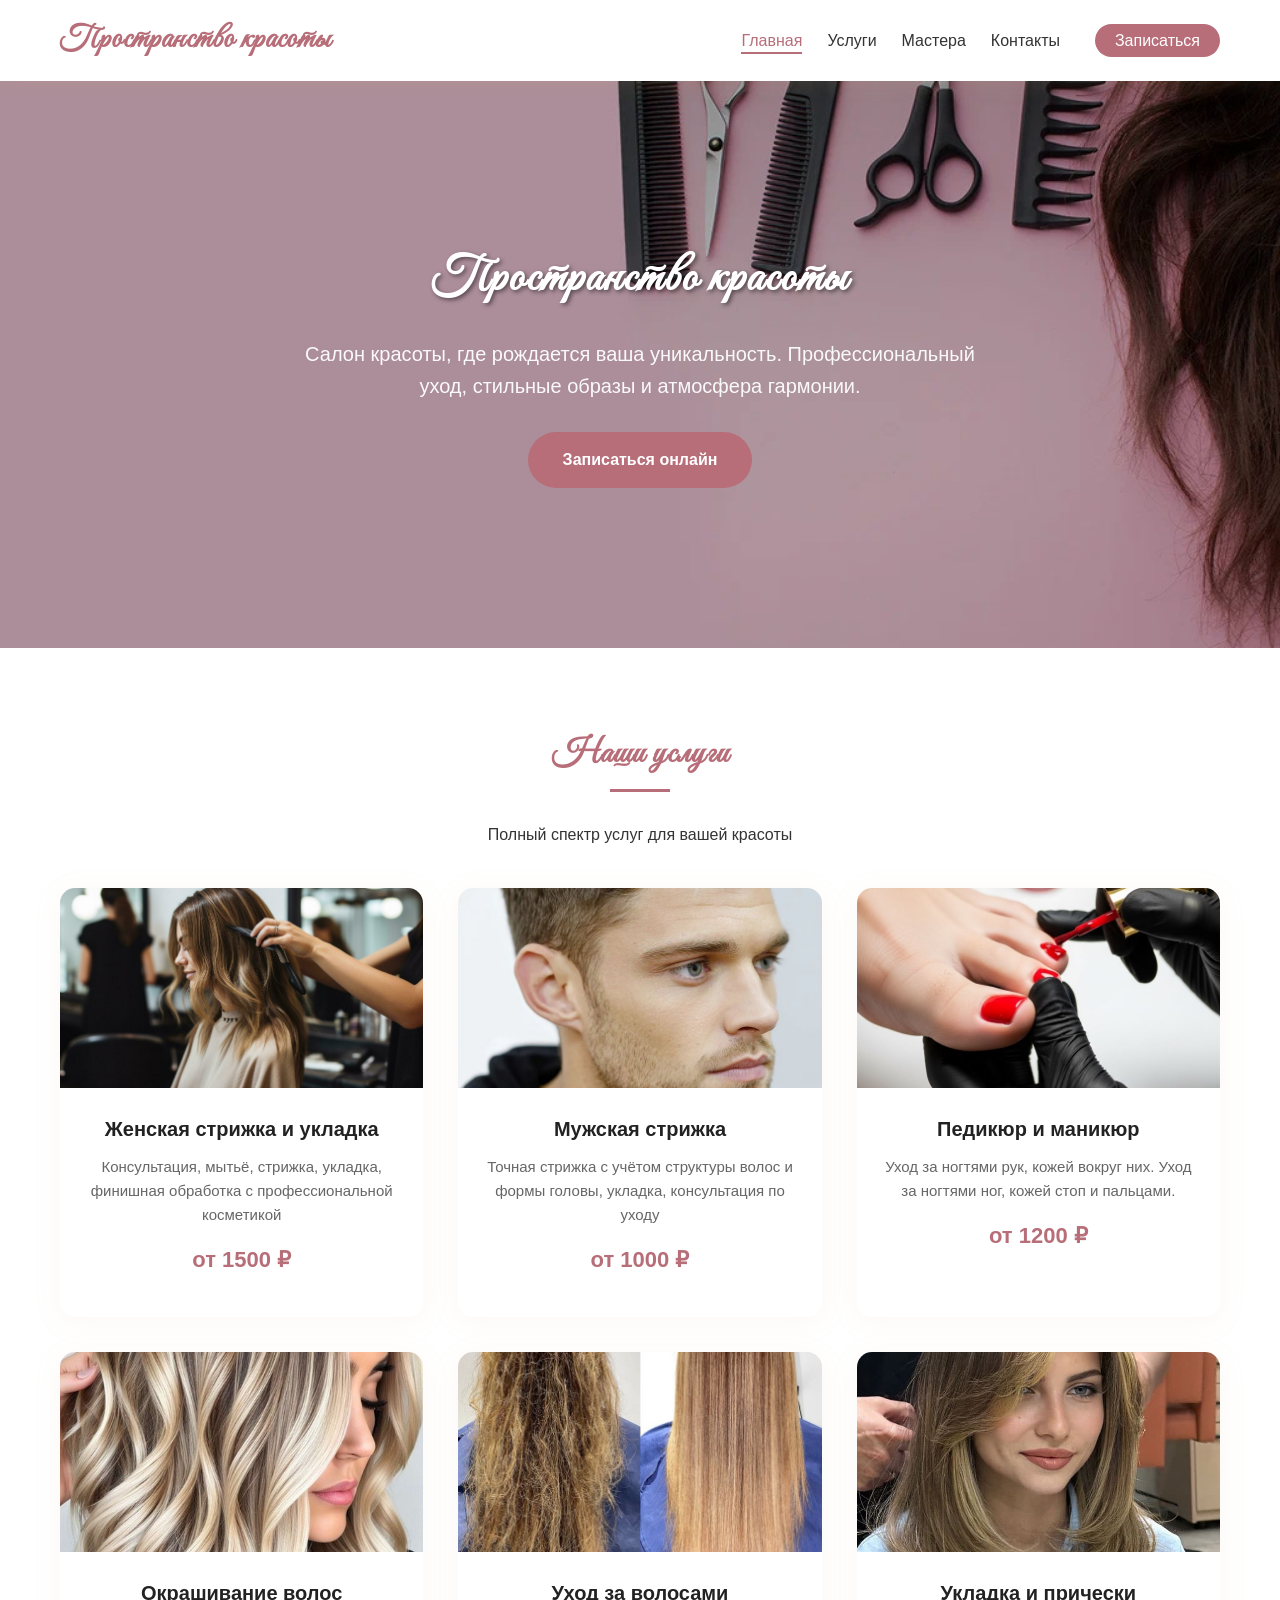
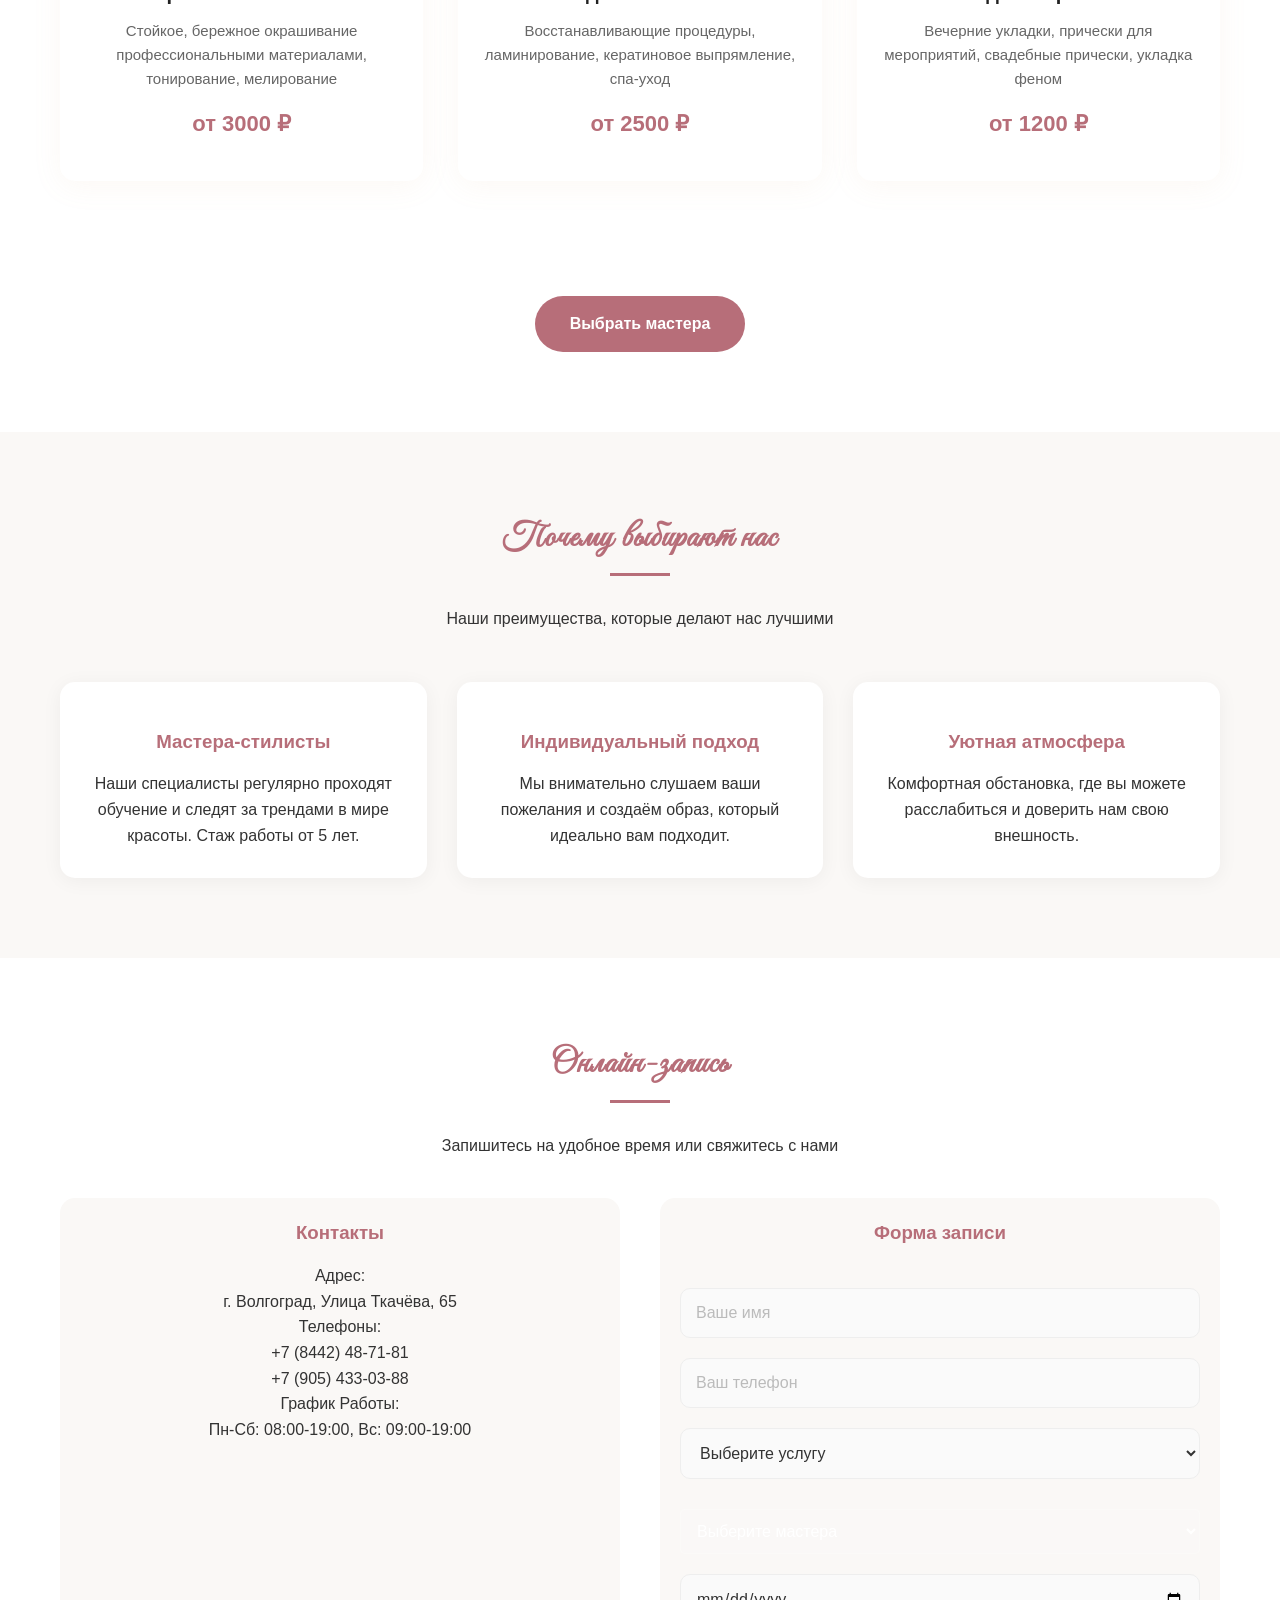
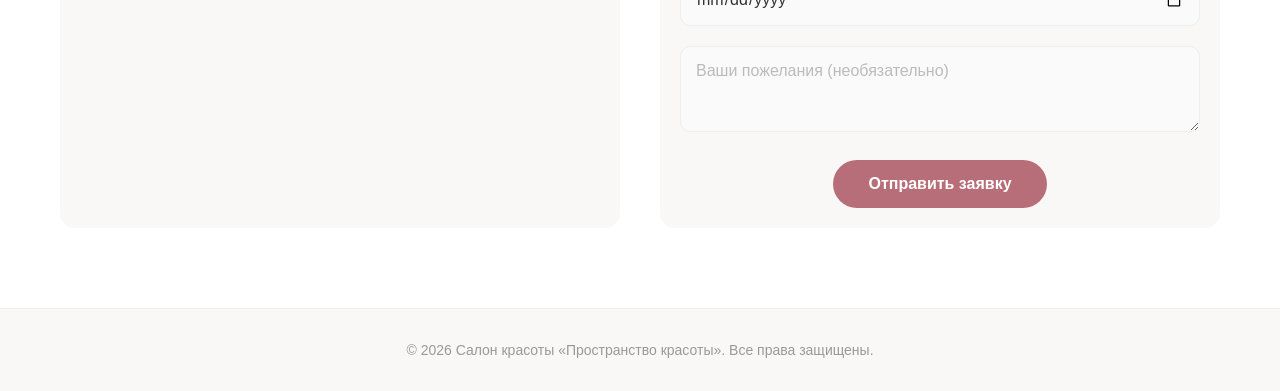
<file: index.html>
<!DOCTYPE html>
<html lang="ru">
<head>
    <meta charset="UTF-8">
    <meta name="viewport" content="width=device-width, initial-scale=1.0">
    <link rel="icon" type="image/png" href="galereya/Logo/logoicon3.png">
    <link rel="stylesheet" href="style.css">
    <link rel="preconnect" href="https://fonts.googleapis.com">
    <link rel="preconnect" href="https://fonts.gstatic.com" crossorigin>
    <link href="https://fonts.googleapis.com/css2?family=Great+Vibes&display=swap" rel="stylesheet">
    <link href="https://fonts.googleapis.com/css2?family=Caveat:wght@400..700&display=swap" rel="stylesheet">
    <title>Пространство красоты | Салон красоты</title>
</head>
<body>
    <header>
        <div class="container">
            <div class="header-content">
                <div class="logo-area">
                    <div class="logo">Пространство красоты</div>
                </div>
                
                <button class="mobile-menu-btn">☰</button>
                
                <nav>
                    <ul>
                        <li><a href="#home" class="active">Главная</a></li>
                        <li><a href="#services">Услуги</a></li>
                        <li><a href="masters.html">Мастера</a></li>
                        <li><a href="contacts.html">Контакты</a></li>
                        <li><a href="#appointment" class="nav-btn">Записаться</a></li>
                    </ul>
                </nav>
            </div>
        </div>
    </header>

    <section id="home" class="hero">
        <div class="container">
            <h1>Пространство красоты</h1>
            <p>Салон красоты, где рождается ваша уникальность. Профессиональный уход, стильные образы и атмосфера гармонии.</p>
            <a href="#appointment" class="btn">Записаться онлайн</a>
        </div>
    </section>

    <section id="services" class="section services">
        <div class="container">
            <h2 class="section-title">Наши услуги</h2>
            <p>Полный спектр услуг для вашей красоты</p>
            
            <div class="service-list">
                <div class="service-item">
                    <img src="galereya/Uslugi/whair.jpg" alt="Женская стрижка" class="service-img">
                    <div class="service-content">
                        <h3>Женская стрижка и укладка</h3>
                        <p>Консультация, мытьё, стрижка, укладка, финишная обработка с профессиональной косметикой</p>
                        <div class="price">от 1500 ₽</div>
                    </div>
                </div>
                
                <div class="service-item">
                    <img src="galereya/Uslugi/mhair.jpg" alt="Мужская стрижка" class="service-img">
                    <div class="service-content">
                        <h3>Мужская стрижка</h3>
                        <p>Точная стрижка с учётом структуры волос и формы головы, укладка, консультация по уходу</p>
                        <div class="price">от 1000 ₽</div>
                    </div>
                </div>
                
                <div class="service-item">
                    <img src="galereya/Uslugi/child.jpg" alt="Детская стрижка" class="service-img">
                    <div class="service-content">
                        <h3>Педикюр и маникюр</h3>
                        <p>Уход за ногтями рук, кожей вокруг них. Уход за ногтями ног, кожей стоп и пальцами.</p>
                        <div class="price">от 1200 ₽</div>
                    </div>
                </div>
                
                <div class="service-item">
                    <img src="galereya/Uslugi/okras.jpg" alt="Окрашивание волос" class="service-img">
                    <div class="service-content">
                        <h3>Окрашивание волос</h3>
                        <p>Стойкое, бережное окрашивание профессиональными материалами, тонирование, мелирование</p>
                        <div class="price">от 3000 ₽</div>
                    </div>
                </div>
                
                <div class="service-item">
                    <img src="galereya/Uslugi/keratin.jpg" alt="Уход за волосами" class="service-img">
                    <div class="service-content">
                        <h3>Уход за волосами</h3>
                        <p>Восстанавливающие процедуры, ламинирование, кератиновое выпрямление, спа-уход</p>
                        <div class="price">от 2500 ₽</div>
                    </div>
                </div>
                
                <div class="service-item">
                    <img src="galereya/Uslugi/ukladka.jpg" alt="Укладка и прически" class="service-img">
                    <div class="service-content">
                        <h3>Укладка и прически</h3>
                        <p>Вечерние укладки, прически для мероприятий, свадебные прически, укладка феном</p>
                        <div class="price">от 1200 ₽</div>
                    </div>
                </div>
            </div>
        </div>
        <div class="bottom-appointment">
            <a href="masters.html" class="btn-zapis">Выбрать мастера</a>
        </div>
    </section>

    <section id="about" class="section about">
        <div class="container">
            <h2 class="section-title">Почему выбирают нас</h2>
            <p>Наши преимущества, которые делают нас лучшими</p>
            
            <div class="features">
                <div class="feature">
                    <h3>Мастера-стилисты</h3>
                    <p>Наши специалисты регулярно проходят обучение и следят за трендами в мире красоты. Стаж работы от 5 лет.</p>
                </div>
                <div class="feature">
                    <h3>Индивидуальный подход</h3>
                    <p>Мы внимательно слушаем ваши пожелания и создаём образ, который идеально вам подходит.</p>
                </div>
                <div class="feature">
                    <h3>Уютная атмосфера</h3>
                    <p>Комфортная обстановка, где вы можете расслабиться и доверить нам свою внешность.</p>
                </div>
            </div>
        </div>
    </section>


    <section id="appointment" class="section contact">
        <div class="container">
            <h2 class="section-title">Онлайн-запись</h2>
            <p>Запишитесь на удобное время или свяжитесь с нами</p>
            
            <div class="contact-info">
                <div class="contact-item">
                    <h3>Контакты</h3>
                    <p>Адрес:</p>
                    <p>г. Волгоград, Улица Ткачёва, 65</p>
                    <p>Телефоны:</p>
                    <p>+7 (8442) 48-71-81</p>
                    <p>+7 (905) 433-03-88</p>
                    <p>График Работы:</p>
                    <p>Пн-Сб: 08:00-19:00, Вс: 09:00-19:00</p>
                </div>
                
                <div class="contact-item">
                    <h3>Форма записи</h3>
                    <form class="contact-form">
                        <div class="form-group">
                            <input type="text" placeholder="Ваше имя" required>
                        </div>
                        <div class="form-group">
                            <input type="tel" placeholder="Ваш телефон" required>
                        </div>
                        <div class="form-group">
                            <select required>
                                <option value="" disabled selected>Выберите услугу</option>
                                <option value="woman">Женская стрижка</option>
                                <option value="man">Мужская стрижка</option>
                                <option value="child">Детская стрижка</option>
                                <option value="color">Окрашивание</option>
                                <option value="care">Уход за волосами</option>
                                <option value="style">Укладка</option>
                            </select>
                        </div>
                        <div class="form-group">
                            <select id="modalMaster" required style="background: rgba(255,255,255,0.1);color:white;border: 1px solid rgba(255,255,255,0.2);padding:12px;width:100%;border-radius:5px;margin-top:10px;">
                                <option value="" disabled selected>Выберите мастера</option>
                                <option value="Екатерина Волкова">Екатерина Волкова - Стилист-колорист</option>
                                <option value="Анна Морозова">Анна Морозова - Мастер по укладкам</option>
                                <option value="Дмитрий Кузнецов">Дмитрий Кузнецов - Барбер-стилист</option>
                                <option value="Ольга Смирнова">Ольга Смирнова - Детский парикмахер</option>
                                <option value="Марина Соколова">Марина Соколова - Технолог по уходу</option>
                                <option value="Сергей Новиков">Сергей Новиков - Универсальный стилист</option>
                            </select>
                        </div>
                        <div class="form-group">
                            <input type="date" placeholder="Дата" required>
                        </div>
                        <div class="form-group">
                            <textarea rows="3" placeholder="Ваши пожелания (необязательно)"></textarea>
                        </div>
                        <button type="submit" class="btnn">Отправить заявку</button>
                    </form>
                </div>
            </div>
        </div>
    </section>

    <footer>
        <div class="container">
            <div class="footer-content">
                <div>
                    <p class="footer-text">© 2026 Салон красоты «Пространство красоты». Все права защищены.</p>
                </div>
            </div>
        </div>
    </footer>

    <script>
        document.addEventListener('DOMContentLoaded', function() {
            const modalHTML = `
            <div id="simpleAppointmentModal" style="display:none;position:fixed;top:0;left:0;width:100%;height:100%;background:rgba(0,0,0,0.5);z-index:9999;align-items:center;justify-content:center;">
                <div style="background:#fff;padding:30px;border-radius:15px;max-width:400px;width:90%;position:relative;box-shadow:0 10px 40px rgba(0,0,0,0.2);">
                    <button id="simpleModalClose" style="position:absolute;top:10px;right:15px;background:none;color:#d4a574;border:none;font-size:28px;cursor:pointer;">×</button>
                    <h3 style="color:#b76e79; text-align: center; font-size:24px; margin-bottom:20px;">Записаться</h3>
                    <form id="simpleAppointmentForm">
                        <div class="form-group">
                            <input type="text" placeholder="Ваше имя" required style="background:#fafafa;color:#333;border:1px solid #eee;padding:12px;width:100%;border-radius:8px;margin-top:5px;font-size:16px;">
                        </div>
                        <div class="form-group">
                            <input type="tel" placeholder="Ваш телефон" required style="background:#fafafa;color:#333;border:1px solid #eee;padding:12px;width:100%;border-radius:8px;margin-top:5px;font-size:16px;">
                        </div>
                        <div class="form-group">
                            <select required style="background:#fafafa;color:#333;border:1px solid #eee;padding:12px;width:100%;border-radius:8px;margin-top:5px;font-size:16px;">
                                <option value="" disabled selected>Выберите услугу</option>
                                <option value="woman">Женская стрижка</option>
                                <option value="man">Мужская стрижка</option>
                                <option value="child">Детская стрижка</option>
                                <option value="color">Окрашивание</option>
                                <option value="care">Уход за волосами</option>
                                <option value="style">Укладка</option>
                            </select>
                        </div>
                        <div class="form-group">
                            <select id="modalMaster" required style="background:#fafafa;color:#333;border:1px solid #eee;padding:12px;width:100%;border-radius:8px;margin-top:5px;font-size:16px;">
                                <option value="" disabled selected>Выберите мастера</option>
                                <option value="Екатерина Волкова">Екатерина Волкова - Стилист-колорист</option>
                                <option value="Анна Морозова">Анна Морозова - Мастер по укладкам</option>
                                <option value="Дмитрий Кузнецов">Дмитрий Кузнецов - Барбер-стилист</option>
                                <option value="Ольга Смирнова">Ольга Смирнова - Детский парикмахер</option>
                                <option value="Марина Соколова">Марина Соколова - Технолог по уходу</option>
                                <option value="Сергей Новиков">Сергей Новиков - Универсальный стилист</option>
                            </select>
                        </div>
                        <div class="form-group">
                            <input type="date" required style="background:#fafafa;color:#333;border:1px solid #eee;padding:12px;width:100%;border-radius:8px;margin-top:5px;font-size:16px;">
                        </div>
                        <div class="form-group">
                            <textarea rows="3" placeholder="Ваши пожелания (необязательно)" style="background:#fafafa;color:#333;border:1px solid #eee;padding:12px;width:100%;border-radius:8px;margin-top:5px;font-size:16px;resize:vertical;"></textarea>
                        </div>
                        <button type="submit" style="background:#b76e79;color:white;border:none;padding:14px;width:100%;border-radius:8px;margin-top:10px;cursor:pointer;font-size:18px;font-weight:bold;transition:background 0.3s;">Отправить заявку</button>
                    </form>
                </div>
            </div>
            `;
            
            document.body.insertAdjacentHTML('beforeend', modalHTML);
            
            const modal = document.getElementById('simpleAppointmentModal');
            const closeBtn = document.getElementById('simpleModalClose');
            const form = document.getElementById('simpleAppointmentForm');
            
            function openModal() {
                modal.style.display = 'flex';
                document.body.style.overflow = 'hidden';
            }
            
            function closeModal() {
                modal.style.display = 'none';
                document.body.style.overflow = '';
            }
            
            if (closeBtn) {
                closeBtn.addEventListener('click', closeModal);
            }
            
            if (modal) {
                modal.addEventListener('click', function(e) {
                    if (e.target === modal) closeModal();
                });
            }
            
            if (form) {
                form.addEventListener('submit', function(e) {
                    e.preventDefault();
                    alert('Спасибо за заявку! Мы свяжемся с вами в ближайшее время для подтверждения записи.');
                    closeModal();
                    this.reset();
                });
            }
            
            document.querySelectorAll('a[href="#appointment"], .nav-btn, .btn').forEach(btn => {
                btn.addEventListener('click', function(e) {
                    e.preventDefault();
                    openModal();
                });
            });
            
            const mobileMenuBtn = document.querySelector('.mobile-menu-btn');
            const nav = document.querySelector('nav ul');
            
            if (mobileMenuBtn && nav) {
                mobileMenuBtn.addEventListener('click', function() {
                    nav.style.display = nav.style.display === 'flex' ? 'none' : 'flex';
                });
            }
            
            document.querySelectorAll('nav a').forEach(link => {
                link.addEventListener('click', function() {
                    if (window.innerWidth <= 768 && nav) {
                        nav.style.display = 'none';
                    }
                });
            });
            
            window.addEventListener('resize', function() {
                if (nav) {
                    if (window.innerWidth > 768) {
                        nav.style.display = 'flex';
                    } else {
                        nav.style.display = 'none';
                    }
                }
            });
            
            if (nav && window.innerWidth <= 768) {
                nav.style.display = 'none';
            }
            
            document.querySelector('.contact-form')?.addEventListener('submit', function(e) {
                e.preventDefault();
                alert('Спасибо за обращение! Мы ответим вам в ближайшее время.');
                this.reset();
            });
        });
    </script>
</body>
</html>
</file>
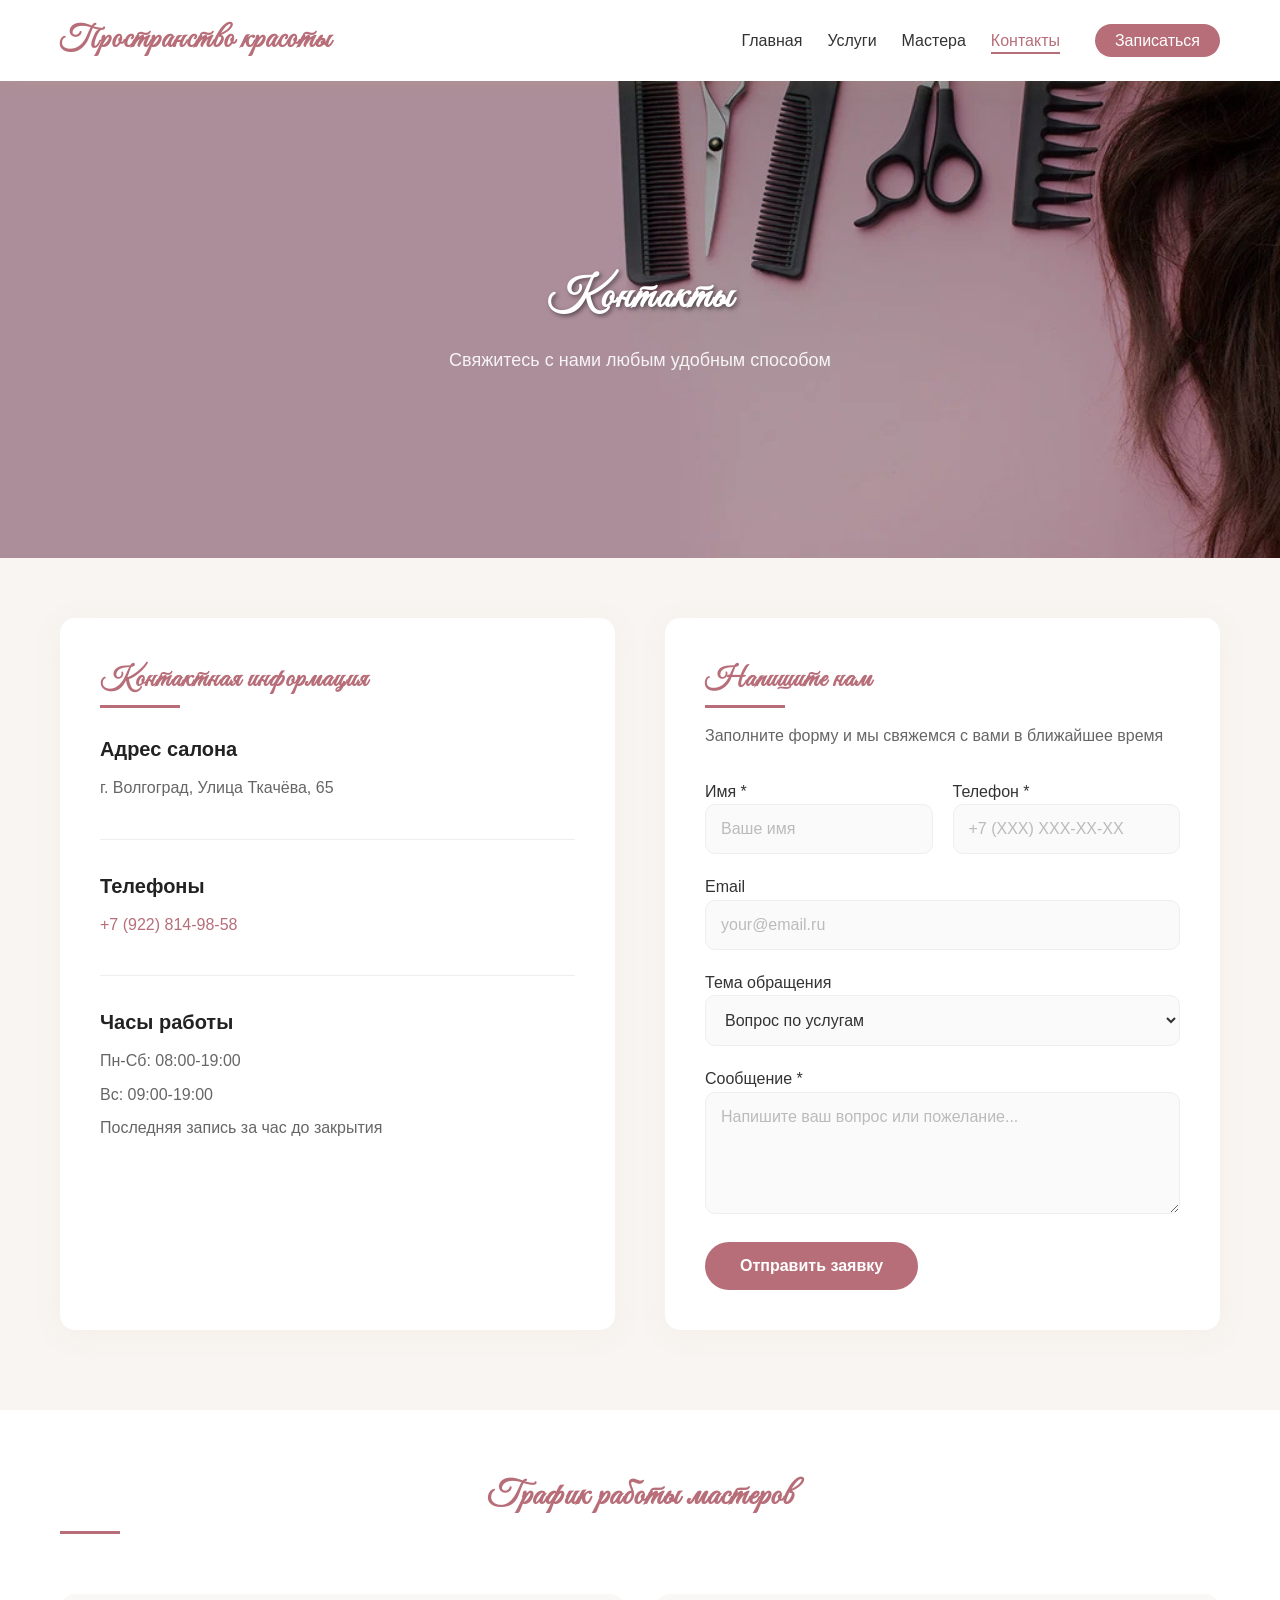
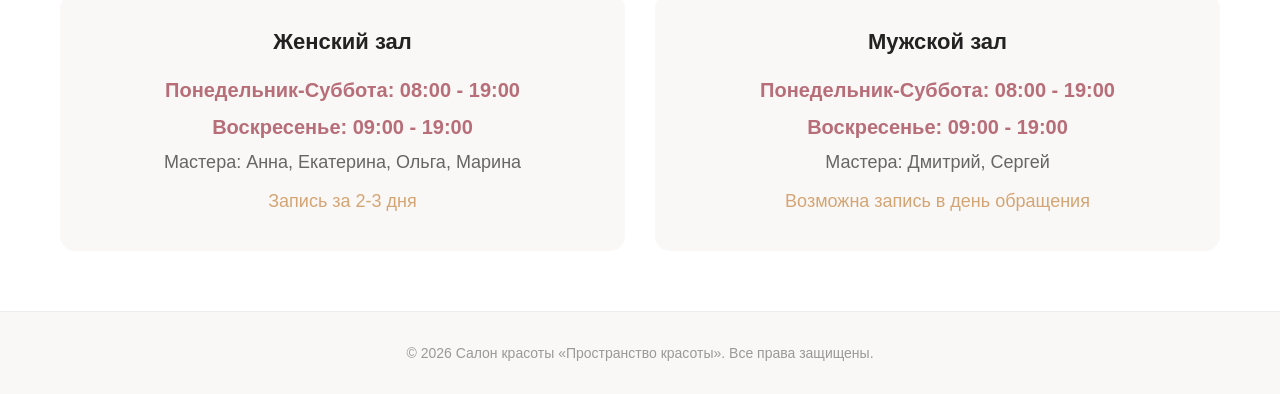
<file: contacts.html>
<!DOCTYPE html>
<html lang="ru">
<head>
    <meta charset="UTF-8">
    <meta name="viewport" content="width=device-width, initial-scale=1.0">
    <link rel="icon" type="image/png" href="galereya/Logo/logoicon3.png">
    <link rel="stylesheet" href="contacts.css">
    <title>Пространство красоты | Контакты</title>
    <link href="https://fonts.googleapis.com/css2?family=Great+Vibes&display=swap" rel="stylesheet">
</head>
<body>
    <header>
        <div class="container">
            <div class="header-content">
                <div class="logo-area">
                    <div class="logo">Пространство красоты</div>
                </div>
                
                <button class="mobile-menu-btn">☰</button>
                
                <nav>
                    <ul>
                        <li><a href="index.html">Главная</a></li>
                        <li><a href="index.html#services">Услуги</a></li>
                        <li><a href="masters.html">Мастера</a></li>
                        <li><a href="contacts.html" class="active">Контакты</a></li>
                        <li><a href="#appointment" class="nav-btn">Записаться</a></li>
                    </ul>
                </nav>
            </div>
        </div>
    </header>

    <section class="page-hero">
        <div class="container">
            <h1>Контакты</h1>
            <p>Свяжитесь с нами любым удобным способом</p>
        </div>
    </section>

    <section class="contact-section">
        <div class="container">
            <div class="contact-grid">
                <div class="contact-info-card">
                    <h2 class="section-title">Контактная информация</h2>
                    
                    <div class="contact-item">
                        <div class="contact-details">
                            <h3>Адрес салона</h3>
                            <p>г. Волгоград, Улица Ткачёва, 65 </p>
                        </div>
                    </div>
                    
                    <div class="contact-item">
                        <div class="contact-details">
                            <h3>Телефоны</h3>
                            <p><a href="tel:+79054330388">+7 (922) 814-98-58</a></p>
                        </div>
                    </div>
                    
                    <div class="contact-item">
                        <div class="contact-details">
                            <h3>Часы работы</h3>
                            <p>Пн-Сб: 08:00-19:00</p>
                            <p>Вс: 09:00-19:00</p>
                            <p>Последняя запись за час до закрытия</p>
                        </div>
                    </div>
                </div>
                
                <div class="contact-form-card">
                    <h2 class="section-title">Напишите нам</h2>
                    <p style="color: #666; margin-bottom: 30px;">Заполните форму и мы свяжемся с вами в ближайшее время</p>
                    
                    <form id="contactForm">
                        <div class="form-row">
                            <div class="form-group">
                                <label for="name" style="color: #333; font-weight:500;">Имя *</label>
                                <input type="text" id="name" placeholder="Ваше имя" required>
                            </div>
                            
                            <div class="form-group">
                                <label for="phone" style="color: #333; font-weight:500;">Телефон *</label>
                                <input type="tel" id="phone" placeholder="+7 (XXX) XXX-XX-XX" required>
                            </div>
                        </div>
                        
                        <div class="form-group">
                            <label for="email" style="color: #333; font-weight:500;">Email</label>
                            <input type="email" id="email" placeholder="your@email.ru">
                        </div>
                        
                        <div class="form-group">
                            <label for="subject" style="color: #333; font-weight:500;">Тема обращения</label>
                            <select id="subject">
                                <option value="question">Вопрос по услугам</option>
                                <option value="appointment">Запись на стрижку</option>
                                <option value="cooperation">Сотрудничество</option>
                                <option value="feedback">Отзыв о работе</option>
                                <option value="other">Другое</option>
                            </select>
                        </div>
                        
                        <div class="form-group">
                            <label for="message" style="color: #333; font-weight:500;">Сообщение *</label>
                            <textarea id="message" rows="5" placeholder="Напишите ваш вопрос или пожелание..." required></textarea>
                        </div>
                        
                        <button type="submit" class="btn">Отправить заявку</button>
                    </form>
                </div>
            </div>
        </div>
    </section>


    <section class="schedule-section">
        <div class="container">
            <h2 class="section-title" style="text-align: center; width: 100%;">График работы мастеров</h2>
            
            <div class="schedule-grid">
                <div class="schedule-item">
                    <h3>Женский зал</h3>
                    <p class="highlight">Понедельник-Суббота: 08:00 - 19:00</p>
                    <p class="highlight">Воскресенье: 09:00 - 19:00</p>
                    <p>Мастера: Анна, Екатерина, Ольга, Марина</p>
                    <p style="color: #d4a574; margin-top: 10px;">Запись за 2-3 дня</p>
                </div>
                
                <div class="schedule-item">
                    <h3>Мужской зал</h3>
                    <p class="highlight">Понедельник-Суббота: 08:00 - 19:00</p>
                    <p class="highlight">Воскресенье: 09:00 - 19:00</p>
                    <p>Мастера: Дмитрий, Сергей</p>
                    <p style="color: #d4a574; margin-top: 10px;">Возможна запись в день обращения</p>
                </div>
            </div>
        </div>
    </section>

    <footer>
        <div class="container">
            <div class="footer-content">
                <div>
                    <p class="footer-text">© 2026 Салон красоты «Пространство красоты». Все права защищены.</p>
                </div>
            </div>
        </div>
    </footer>

    <script>
        document.addEventListener('DOMContentLoaded', function() {
            const mobileMenuBtn = document.querySelector('.mobile-menu-btn');
            const nav = document.querySelector('nav ul');
            
            if (mobileMenuBtn && nav) {
                mobileMenuBtn.addEventListener('click', function() {
                    nav.style.display = nav.style.display === 'flex' ? 'none' : 'flex';
                });
            }
            
            document.querySelectorAll('nav a').forEach(link => {
                link.addEventListener('click', function() {
                    if (window.innerWidth <= 768 && nav) {
                        nav.style.display = 'none';
                    }
                });
            });
            
            window.addEventListener('resize', function() {
                if (nav) {
                    if (window.innerWidth > 768) {
                        nav.style.display = 'flex';
                    } else {
                        nav.style.display = 'none';
                    }
                }
            });
            
            if (nav && window.innerWidth <= 768) {
                nav.style.display = 'none';
            }
            
            const contactForm = document.getElementById('contactForm');
            if (contactForm) {
                contactForm.addEventListener('submit', function(e) {
                    e.preventDefault();
                    alert('Спасибо за обращение! Мы ответим вам в ближайшее время.');
                    this.reset();
                });
            }
            
            const modalHTML = `
            <div id="simpleAppointmentModal" style="display:none;position:fixed;top:0;left:0;width:100%;height:100%;background:rgba(0,0,0,0.5);z-index:9999;align-items:center;justify-content:center;">
                <div style="background:#fff;padding:30px;border-radius:15px;max-width:400px;width:90%;position:relative;box-shadow:0 10px 40px rgba(0,0,0,0.2);">
                    <button id="simpleModalClose" style="position:absolute;top:10px;right:15px;background:none;color:#d4a574;border:none;font-size:28px;cursor:pointer;">×</button>
                    <h3 style="color:#d4a574; text-align: center; font-size:24px; margin-bottom:20px;">Записаться</h3>
                    <form id="simpleAppointmentForm">
                        <div class="form-group">
                            <input type="text" placeholder="Ваше имя" required style="background:#fafafa;color:#333;border:1px solid #eee;padding:12px;width:100%;border-radius:8px;margin-top:5px;font-size:16px;">
                        </div>
                        <div class="form-group">
                            <input type="tel" placeholder="Ваш телефон" required style="background:#fafafa;color:#333;border:1px solid #eee;padding:12px;width:100%;border-radius:8px;margin-top:5px;font-size:16px;">
                        </div>
                        <div class="form-group">
                            <select required style="background:#fafafa;color:#333;border:1px solid #eee;padding:12px;width:100%;border-radius:8px;margin-top:5px;font-size:16px;">
                                <option value="" disabled selected>Выберите услугу</option>
                                <option value="woman">Женская стрижка</option>
                                <option value="man">Мужская стрижка</option>
                                <option value="child">Педикюр и маникюр</option>
                                <option value="color">Окрашивание</option>
                                <option value="care">Уход за волосами</option>
                                <option value="style">Укладка</option>
                            </select>
                        </div>
                        <div class="form-group">
                            <select id="modalMaster" required style="background:#fafafa;color:#333;border:1px solid #eee;padding:12px;width:100%;border-radius:8px;margin-top:5px;font-size:16px;">
                                <option value="" disabled selected>Выберите мастера</option>
                                <option value="Екатерина Волкова">Екатерина Волкова - Стилист-колорист</option>
                                <option value="Анна Морозова">Анна Морозова - Мастер по укладкам</option>
                                <option value="Дмитрий Кузнецов">Дмитрий Кузнецов - Барбер-стилист</option>
                                <option value="Ольга Смирнова">Ольга Смирнова - Детский парикмахер</option>
                                <option value="Марина Соколова">Марина Соколова - Технолог по уходу</option>
                                <option value="Сергей Новиков">Сергей Новиков - Универсальный стилист</option>
                            </select>
                        </div>
                        <div class="form-group">
                            <input type="date" required style="background:#fafafa;color:#333;border:1px solid #eee;padding:12px;width:100%;border-radius:8px;margin-top:5px;font-size:16px;">
                        </div>
                        <div class="form-group">
                            <textarea rows="3" placeholder="Ваши пожелания (необязательно)" style="background:#fafafa;color:#333;border:1px solid #eee;padding:12px;width:100%;border-radius:8px;margin-top:5px;font-size:16px;resize:vertical;"></textarea>
                        </div>
                        <button type="submit" style="background:#d4a574;color:white;border:none;padding:14px;width:100%;border-radius:8px;margin-top:10px;cursor:pointer;font-size:18px;font-weight:bold;transition:background 0.3s;">Отправить заявку</button>
                    </form>
                </div>
            </div>
            `;
            
            document.body.insertAdjacentHTML('beforeend', modalHTML);
            
            const modal = document.getElementById('simpleAppointmentModal');
            const closeBtn = document.getElementById('simpleModalClose');
            const form = document.getElementById('simpleAppointmentForm');
            
            function openModal() {
                modal.style.display = 'flex';
                document.body.style.overflow = 'hidden';
            }
            
            function closeModal() {
                modal.style.display = 'none';
                document.body.style.overflow = '';
            }
            
            if (closeBtn) closeBtn.addEventListener('click', closeModal);
            if (modal) modal.addEventListener('click', function(e) { if (e.target === modal) closeModal(); });
            if (form) form.addEventListener('submit', function(e) { e.preventDefault(); alert('Спасибо за заявку! Мы свяжемся с вами.'); closeModal(); this.reset(); });
            
            document.querySelectorAll('a[href="#appointment"], .nav-btn').forEach(btn => {
                btn.addEventListener('click', function(e) { e.preventDefault(); openModal(); });
            });
        });
    </script>
</body>
</html>
</file>
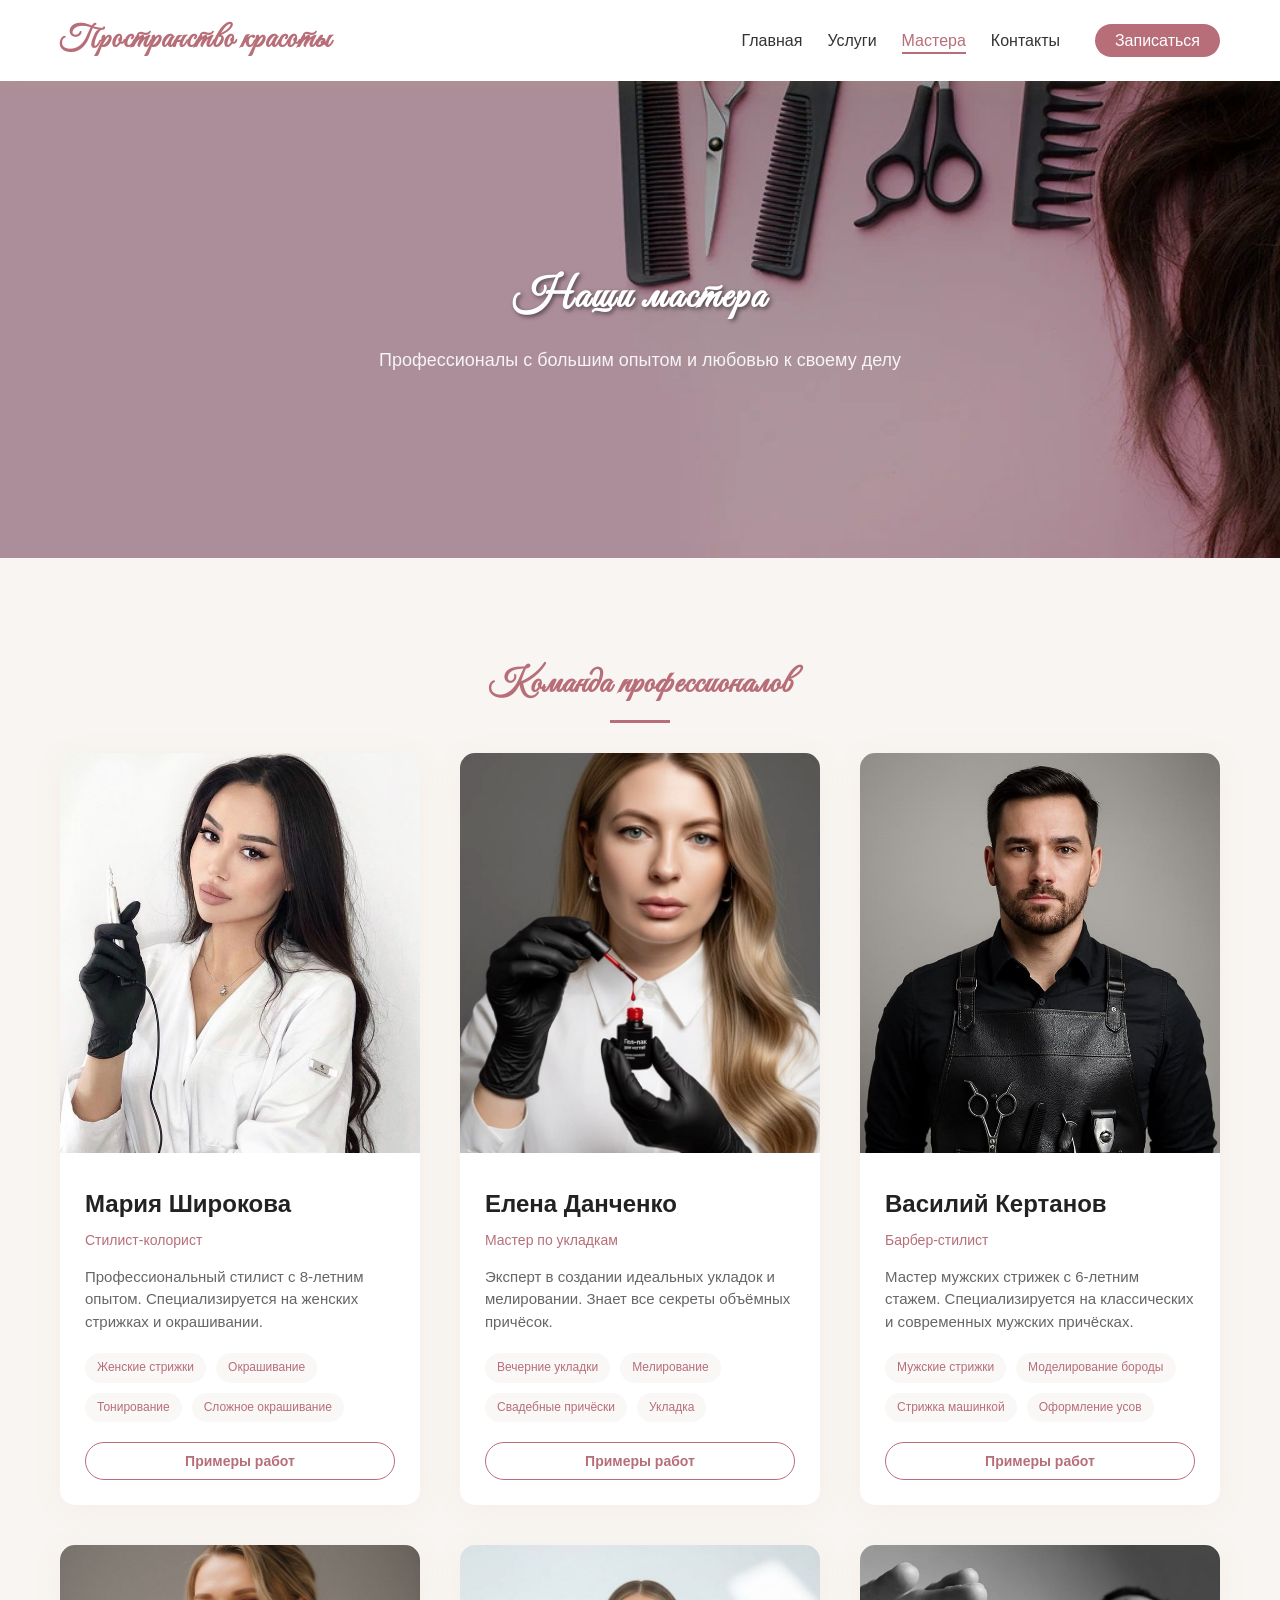
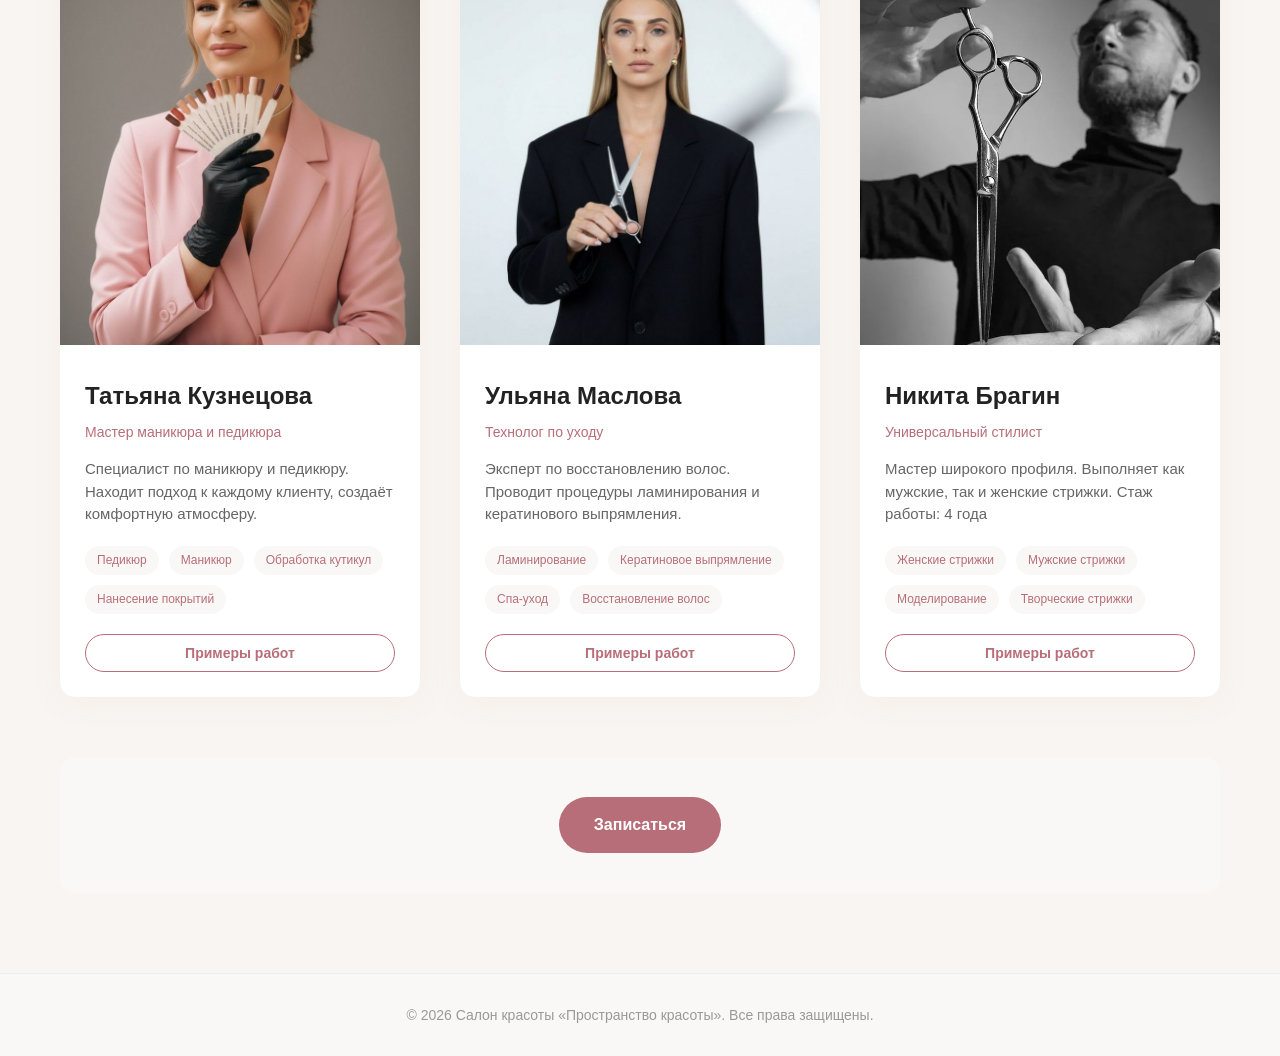
<file: masters.html>
<!DOCTYPE html>
<html lang="ru">
<head>
    <meta charset="UTF-8">
    <meta name="viewport" content="width=device-width, initial-scale=1.0">
    <link rel="icon" type="image/png" href="galereya/Logo/logoicon3.png">
    <link rel="stylesheet" href="masters.css">
    <link rel="preconnect" href="https://fonts.googleapis.com">
    <link rel="preconnect" href="https://fonts.gstatic.com" crossorigin>
    <link href="https://fonts.googleapis.com/css2?family=Great+Vibes&display=swap" rel="stylesheet">
    <link href="https://fonts.googleapis.com/css2?family=Caveat:wght@400..700&display=swap" rel="stylesheet">
    <title>Пространство красоты | Мастера</title>
</head>
<body>
    <header>
        <div class="container">
            <div class="header-content">
                <div class="logo-area">
                    <div class="logo">Пространство красоты</div>
                </div>
                
                <button class="mobile-menu-btn">☰</button>
                
                <nav>
                    <ul>
                        <li><a href="index.html">Главная</a></li>
                        <li><a href="index.html#services">Услуги</a></li>
                        <li><a href="masters.html" class="active">Мастера</a></li>
                        <li><a href="contacts.html">Контакты</a></li>
                        <li><a href="#appointment" class="nav-btn">Записаться</a></li>
                    </ul>
                </nav>
            </div>
        </div>
    </header>

    <section class="page-hero">
        <div class="container">
            <h1>Наши мастера</h1>
            <p>Профессионалы с большим опытом и любовью к своему делу</p>
        </div>
    </section>

    <section class="masters-section">
        <div class="container">
            <h2 class="section-title">Команда профессионалов</h2>
            
            <div class="masters-grid">
                <div class="master-card">
                    <img src="galereya/Masters/MariaShirokova.jpg" alt="Екатерина" class="master-img" onerror="this.src='https://images.unsplash.com/photo-1580489944761-15a19d654956?ixlib=rb-1.2.1&auto=format&fit=crop&w=600&q=80'">
                    <div class="master-info">
                        <h3 class="master-name">Мария Широкова</h3>
                        <div class="master-position">Стилист-колорист</div>
                        <p class="master-desc">Профессиональный стилист с 8-летним опытом. Специализируется на женских стрижках и окрашивании.</p>
                        <div class="master-services">
                            <span class="service-tag">Женские стрижки</span>
                            <span class="service-tag">Окрашивание</span>
                            <span class="service-tag">Тонирование</span>
                            <span class="service-tag">Сложное окрашивание</span>
                        </div>
                        <div class="master-buttons">
                            <button class="master-btn master-btn-outline" onclick="openWorksModal('Мария Широкова')">Примеры работ</button>
                        </div>
                    </div>
                </div>

                <div class="master-card">
                    <img src="galereya/Masters/ElenaDanchenko.jpg" alt="Анна" class="master-img" onerror="this.src='https://images.unsplash.com/photo-1595476108010-b4d1f102b1b1?ixlib=rb-1.2.1&auto=format&fit=crop&w=600&q=80'">
                    <div class="master-info">
                        <h3 class="master-name">Елена Данченко</h3>
                        <div class="master-position">Мастер по укладкам</div>
                        <p class="master-desc">Эксперт в создании идеальных укладок и мелировании. Знает все секреты объёмных причёсок.</p>
                        <div class="master-services">
                            <span class="service-tag">Вечерние укладки</span>
                            <span class="service-tag">Мелирование</span>
                            <span class="service-tag">Свадебные причёски</span>
                            <span class="service-tag">Укладка</span>
                        </div>
                        <div class="master-buttons">
                            <button class="master-btn master-btn-outline" onclick="openWorksModal('Елена Данченко')">Примеры работ</button>
                        </div>
                    </div>
                </div>

                <div class="master-card">
                    <img src="galereya/Masters/VasiliyKertanov.jpg" alt="Дмитрий" class="master-img" onerror="this.src='https://images.unsplash.com/photo-1560250097-0b93528c311a?ixlib=rb-1.2.1&auto=format&fit=crop&w=600&q=80'">
                    <div class="master-info">
                        <h3 class="master-name">Василий Кертанов</h3>
                        <div class="master-position">Барбер-стилист</div>
                        <p class="master-desc">Мастер мужских стрижек с 6-летним стажем. Специализируется на классических и современных мужских причёсках.</p>
                        <div class="master-services">
                            <span class="service-tag">Мужские стрижки</span>
                            <span class="service-tag">Моделирование бороды</span>
                            <span class="service-tag">Стрижка машинкой</span>
                            <span class="service-tag">Оформление усов</span>
                        </div>
                        <div class="master-buttons">
                            <button class="master-btn master-btn-outline" onclick="openWorksModal('Василий Кертанов')">Примеры работ</button>
                        </div>
                    </div>
                </div>

                <div class="master-card">
                    <img src="galereya/Masters/TatyanaKyznecova.jpg" alt="Ольга" class="master-img" onerror="this.src='https://images.unsplash.com/photo-1438761681033-6461ffad8d80?ixlib=rb-1.2.1&auto=format&fit=crop&w=600&q=80'">
                    <div class="master-info">
                        <h3 class="master-name">Татьяна Кузнецова</h3>
                        <div class="master-position">Мастер маникюра и педикюра</div>
                        <p class="master-desc">Специалист по маникюру и педикюру. Находит подход к каждому клиенту, создаёт комфортную атмосферу.</p>
                        <div class="master-services">
                            <span class="service-tag">Педикюр</span>
                            <span class="service-tag">Маникюр</span>
                            <span class="service-tag">Обработка кутикул</span>
                            <span class="service-tag">Нанесение покрытий</span>
                        </div>
                        <div class="master-buttons">
                            <button class="master-btn master-btn-outline" onclick="openWorksModal('Татьяна Кузнецова')">Примеры работ</button>
                        </div>
                    </div>
                </div>

                <div class="master-card">
                    <img src="galereya/Masters/YlianaMaslova.jpg" alt="Марина" class="master-img" onerror="this.src='https://images.unsplash.com/photo-1544005313-94ddf0286df2?ixlib=rb-1.2.1&auto=format&fit=crop&w=600&q=80'">
                    <div class="master-info">
                        <h3 class="master-name">Ульяна Маслова</h3>
                        <div class="master-position">Технолог по уходу</div>
                        <p class="master-desc">Эксперт по восстановлению волос. Проводит процедуры ламинирования и кератинового выпрямления.</p>
                        <div class="master-services">
                            <span class="service-tag">Ламинирование</span>
                            <span class="service-tag">Кератиновое выпрямление</span>
                            <span class="service-tag">Спа-уход</span>
                            <span class="service-tag">Восстановление волос</span>
                        </div>
                        <div class="master-buttons">
                            <button class="master-btn master-btn-outline" onclick="openWorksModal('Ульяна Маслова')">Примеры работ</button>
                        </div>
                    </div>
                </div>

                <div class="master-card">
                    <img src="galereya/Masters/NikitaBragin.jpg" alt="Сергей" class="master-img" onerror="this.src='https://images.unsplash.com/photo-1507003211169-0a1dd7228f2d?ixlib=rb-1.2.1&auto=format&fit=crop&w=600&q=80'">
                    <div class="master-info">
                        <h3 class="master-name">Никита Брагин</h3>
                        <div class="master-position">Универсальный стилист</div>
                        <p class="master-desc">Мастер широкого профиля. Выполняет как мужские, так и женские стрижки. Стаж работы: 4 года</p>
                        <div class="master-services">
                            <span class="service-tag">Женские стрижки</span>
                            <span class="service-tag">Мужские стрижки</span>
                            <span class="service-tag">Моделирование</span>
                            <span class="service-tag">Творческие стрижки</span>
                        </div>
                        <div class="master-buttons">
                            <button class="master-btn master-btn-outline" onclick="openWorksModal('Никита Брагин')">Примеры работ</button>
                        </div>
                    </div>
                </div>
            </div>

            <div class="bottom-appointment">
                <a href="#appointment" class="btn">Записаться</a>
            </div>
        </div>
    </section>

    <div id="worksModal" class="modal-overlay">
        <div class="modal-content">
            <span class="modal-close" onclick="closeWorksModal()">&times;</span>
            <div class="modal-body">
                <h3 id="modalMasterName" style="color: #222; margin-bottom: 15px;"></h3>
                <p id="modalMasterBio" style="color: #666; margin-bottom: 20px;"></p>
                <h4 style="color: #d4a574; margin-bottom: 15px;">Примеры работ:</h4>
                <div class="gallery-grid" id="worksGallery"></div>
            </div>
        </div>
    </div>

    <footer>
        <div class="container">
            <div class="footer-content">
                <div>
                    <p class="footer-text">© 2026 Салон красоты «Пространство красоты». Все права защищены.</p>
                </div>
            </div>
        </div>
    </footer>

    <script>
        const mastersData = {
            'Мария Широкова': {
                bio: 'Стилист-колорист с 8-летним опытом. Специализируется на женских стрижках и окрашивании.',
                works: [
                    'galereya/PrimeriRabot/EkaterinaVolkova/okrasww',
                    'galereya/PrimeriRabot/EkaterinaVolkova/okraswww',
                    'galereya/PrimeriRabot/EkaterinaVolkova/okraswwww',
                    'galereya/PrimeriRabot/EkaterinaVolkova/okrasm',
                    'galereya/PrimeriRabot/EkaterinaVolkova/okrasmm',
                    'galereya/PrimeriRabot/EkaterinaVolkova/okrasmmm'
                ]
            },
            'Елена Данченко': {
                bio: 'Эксперт в создании идеальных укладок и мелировании.',
                works: [
                    'galereya/PrimeriRabot/AnnaMorozova/melirovanie',
                    'galereya/PrimeriRabot/AnnaMorozova/mmelirovanie',
                    'galereya/PrimeriRabot/AnnaMorozova/mmmelirovanie',
                    'galereya/PrimeriRabot/AnnaMorozova/ukladka',
                    'galereya/PrimeriRabot/AnnaMorozova/ukladkaa',
                    'galereya/PrimeriRabot/AnnaMorozova/ukladkaaa'
                ]
            },
            'Василий Кертанов': {
                bio: 'Мастер мужских стрижек с 6-летним стажем.',
                works: [
                    'galereya/PrimeriRabot/DmitriyKuznetsov/boroda1',
                    'galereya/PrimeriRabot/DmitriyKuznetsov/boroda2',
                    'galereya/PrimeriRabot/DmitriyKuznetsov/boroda3',
                    'galereya/PrimeriRabot/DmitriyKuznetsov/mhair1',
                    'galereya/PrimeriRabot/DmitriyKuznetsov/mhair2',
                    'galereya/PrimeriRabot/DmitriyKuznetsov/mhair3'
                ]
            },
            'Татьяна Кузнецова': {
                bio: 'Специалист по детским стрижкам. Находит подход к каждому ребёнку.',
                works: [
                    'galereya/PrimeriRabot/OlgaSmirnova/childhair1',
                    'galereya/PrimeriRabot/OlgaSmirnova/childhair2',
                    'galereya/PrimeriRabot/OlgaSmirnova/childhair3',
                    'galereya/PrimeriRabot/OlgaSmirnova/childhair4',
                    'galereya/PrimeriRabot/OlgaSmirnova/childhair5',
                    'galereya/PrimeriRabot/OlgaSmirnova/childhair6'
                ]
            },
            'Ульяна Маслова': {
                bio: 'Эксперт по восстановлению и лечению волос.',
                works: [
                    'galereya/PrimeriRabot/MarinaSokolova/laminir1',
                    'galereya/PrimeriRabot/MarinaSokolova/laminir2',
                    'galereya/PrimeriRabot/MarinaSokolova/laminir3',
                    'galereya/PrimeriRabot/MarinaSokolova/laminir4',
                    'galereya/PrimeriRabot/MarinaSokolova/keratin1',
                    'galereya/PrimeriRabot/MarinaSokolova/keratin2'
                ]
            },
            'Никита Брагин': {
                bio: 'Мастер широкого профиля. Выполняет как мужские, так и женские стрижки.',
                works: [
                    'galereya/PrimeriRabot/SergeyNovikov/whair1',
                    'galereya/PrimeriRabot/SergeyNovikov/whair2',
                    'galereya/PrimeriRabot/SergeyNovikov/mhair1',
                    'galereya/PrimeriRabot/SergeyNovikov/mhair2',
                    'galereya/PrimeriRabot/SergeyNovikov/mhair3',
                    'galereya/PrimeriRabot/SergeyNovikov/mhair4'
                ]
            }
        };

        function openWorksModal(masterName) {
            const master = mastersData[masterName];
            if (master) {
                document.getElementById('modalMasterName').textContent = masterName;
                document.getElementById('modalMasterBio').textContent = master.bio;
                
                const gallery = document.getElementById('worksGallery');
                gallery.innerHTML = '';
                master.works.forEach(imgUrl => {
                    const img = document.createElement('img');
                    const tryExtensions = ['.png', '.jpg', '.jpeg', '.webp'];
                    let currentTry = 0;
                    
                    function tryLoad() {
                        img.src = imgUrl + tryExtensions[currentTry];
                    }
                    
                    img.onerror = function() {
                        currentTry++;
                        if (currentTry < tryExtensions.length) {
                            tryLoad();
                        } else {
                            this.src = 'https://images.unsplash.com/photo-1560066984-138dadb4c035?w=400';
                        }
                    };
                    
                    img.className = 'gallery-img';
                    img.alt = 'Пример работы';
                    tryLoad();
                    gallery.appendChild(img);
                });
                
                document.getElementById('worksModal').style.display = 'flex';
                document.body.style.overflow = 'hidden';
            }
        }

        function closeWorksModal() {
            document.getElementById('worksModal').style.display = 'none';
            document.body.style.overflow = '';
        }

        function closeWorksModalOnOverlay(e) {
            const modal = document.getElementById('worksModal');
            if (e.target === modal) {
                closeWorksModal();
            }
        }

        document.addEventListener('DOMContentLoaded', function() {
            const modalHTML = `
            <div id="simpleAppointmentModal" style="display:none;position:fixed;top:0;left:0;width:100%;height:100%;background:rgba(0,0,0,0.5);z-index:9999;align-items:center;justify-content:center;">
                <div style="background:#fff;padding:30px;border-radius:15px;max-width:400px;width:90%;position:relative;box-shadow:0 10px 40px rgba(0,0,0,0.2);">
                    <button id="simpleModalClose" style="position:absolute;top:10px;right:15px;background:none;color:#d4a574;border:none;font-size:28px;cursor:pointer;">×</button>
                    <h3 style="color:#b76e79; text-align: center; font-size:24px; margin-bottom:20px;">Записаться</h3>
                    <form id="simpleAppointmentForm">
                        <div class="form-group">
                            <input type="text" placeholder="Ваше имя" required style="background:#fafafa;color:#333;border:1px solid #eee;padding:12px;width:100%;border-radius:8px;margin-top:5px;font-size:16px;">
                        </div>
                        <div class="form-group">
                            <input type="tel" placeholder="Ваш телефон" required style="background:#fafafa;color:#333;border:1px solid #eee;padding:12px;width:100%;border-radius:8px;margin-top:5px;font-size:16px;">
                        </div>
                        <div class="form-group">
                            <select required style="background:#fafafa;color:#333;border:1px solid #eee;padding:12px;width:100%;border-radius:8px;margin-top:5px;font-size:16px;">
                                <option value="" disabled selected>Выберите услугу</option>
                                <option value="woman">Женская стрижка</option>
                                <option value="man">Мужская стрижка</option>
                                <option value="child">Педикюр и Маникюр</option>
                                <option value="color">Окрашивание</option>
                                <option value="care">Уход за волосами</option>
                                <option value="style">Укладка</option>
                            </select>
                        </div>
                        <div class="form-group">
                            <select id="modalMaster" required style="background:#fafafa;color:#333;border:1px solid #eee;padding:12px;width:100%;border-radius:8px;margin-top:5px;font-size:16px;">
                                <option value="" disabled selected>Выберите мастера</option>
                                <option value="Екатерина Волкова">Мария Широкова - Стилист-колорист</option>
                                <option value="Анна Морозова">Елена Данченко - Мастер по укладкам</option>
                                <option value="Дмитрий Кузнецов">Василий Кертанов - Барбер-стилист</option>
                                <option value="Ольга Смирнова">Татьяна Кузнецова - Детский парикмахер</option>
                                <option value="Марина Соколова">Ульяна Маслова - Технолог по уходу</option>
                                <option value="Сергей Новиков">Никита Брагин - Универсальный стилист</option>
                            </select>
                        </div>
                        <div class="form-group">
                            <input type="date" required style="background:#fafafa;color:#333;border:1px solid #eee;padding:12px;width:100%;border-radius:8px;margin-top:5px;font-size:16px;">
                        </div>
                        <div class="form-group">
                            <textarea rows="3" placeholder="Ваши пожелания (необязательно)" style="background:#fafafa;color:#333;border:1px solid #eee;padding:12px;width:100%;border-radius:8px;margin-top:5px;font-size:16px;resize:vertical;"></textarea>
                        </div>
                        <button type="submit" style="background:#b76e79;color:white;border:none;padding:14px;width:100%;border-radius:8px;margin-top:10px;cursor:pointer;font-size:18px;font-weight:bold;transition:background 0.3s;">Отправить заявку</button>
                    </form>
                </div>
            </div>
            `;
            
            document.body.insertAdjacentHTML('beforeend', modalHTML);
            
            const modal = document.getElementById('simpleAppointmentModal');
            const closeBtn = document.getElementById('simpleModalClose');
            const form = document.getElementById('simpleAppointmentForm');
            
            function closeModal() {
                modal.style.display = 'none';
                document.body.style.overflow = '';
            }

            document.getElementById('worksModal').addEventListener('click', closeWorksModalOnOverlay);
            
            if (closeBtn) closeBtn.addEventListener('click', closeModal);
            if (modal) modal.addEventListener('click', function(e) { if (e.target === modal) closeModal(); });
            if (form) form.addEventListener('submit', function(e) { e.preventDefault(); alert('Спасибо за заявку! Мы свяжемся с вами.'); closeModal(); this.reset(); });
            
            document.querySelectorAll('a[href="#appointment"], .nav-btn, .btn').forEach(btn => {
                btn.addEventListener('click', function(e) { e.preventDefault(); if (modal) modal.style.display = 'flex'; document.body.style.overflow = 'hidden'; });
            });
            
            const mobileMenuBtn = document.querySelector('.mobile-menu-btn');
            const nav = document.querySelector('nav ul');
            
            if (mobileMenuBtn && nav) {
                mobileMenuBtn.addEventListener('click', function() {
                    nav.style.display = nav.style.display === 'flex' ? 'none' : 'flex';
                });
            }
            
            document.querySelectorAll('nav a').forEach(link => {
                link.addEventListener('click', function() {
                    if (window.innerWidth <= 768 && nav) {
                        nav.style.display = 'none';
                    }
                });
            });
            
            window.addEventListener('resize', function() {
                if (nav) {
                    if (window.innerWidth > 768) {
                        nav.style.display = 'flex';
                    } else {
                        nav.style.display = 'none';
                    }
                }
            });
            
            if (nav && window.innerWidth <= 768) {
                nav.style.display = 'none';
            }
        });

        let currentImages = [];
        let currentIndex = 0;

        function openLightbox(images, index) {
            var oldLightbox = document.getElementById('myLightbox');
            if (oldLightbox) {
                document.body.removeChild(oldLightbox);
            }
            
            currentImages = images;
            currentIndex = index;
            
            var lightbox = document.createElement('div');
            lightbox.id = 'myLightbox';
            lightbox.style.cssText = 'position:fixed;top:0;left:0;width:100%;height:100%;background:rgba(0,0,0,0.95);z-index:99999;display:flex;align-items:center;justify-content:center;';
            
            var closeBtn = document.createElement('span');
            closeBtn.innerHTML = '&times;';
            closeBtn.style.cssText = 'position:absolute;top:20px;right:35px;color:white;font-size:45px;cursor:pointer;z-index:100001;font-family:Arial;';
            closeBtn.onclick = function(e) {
                e.stopPropagation();
                var lb = document.getElementById('myLightbox');
                if (lb) document.body.removeChild(lb);
            };
            
            var prevBtn = document.createElement('span');
            prevBtn.innerHTML = '&#10094;';
            prevBtn.style.cssText = 'position:absolute;left:20px;top:50%;transform:translateY(-50%);color:white;font-size:50px;cursor:pointer;z-index:100001;user-select:none;';
            prevBtn.onclick = function(e) {
                e.stopPropagation();
                currentIndex = (currentIndex - 1 + currentImages.length) % currentImages.length;
                var img = lightbox.querySelector('.lightbox-img');
                if (img) img.src = currentImages[currentIndex];
            };
            
            var nextBtn = document.createElement('span');
            nextBtn.innerHTML = '&#10095;';
            nextBtn.style.cssText = 'position:absolute;right:20px;top:50%;transform:translateY(-50%);color:white;font-size:50px;cursor:pointer;z-index:100001;user-select:none;';
            nextBtn.onclick = function(e) {
                e.stopPropagation();
                currentIndex = (currentIndex + 1) % currentImages.length;
                var img = lightbox.querySelector('.lightbox-img');
                if (img) img.src = currentImages[currentIndex];
            };
            
            var bigPhoto = document.createElement('img');
            bigPhoto.className = 'lightbox-img';
            bigPhoto.src = images[index];
            bigPhoto.style.cssText = 'max-width:85%;max-height:85%;object-fit:contain;';
            
            lightbox.onclick = function(e) {
                if (e.target === lightbox) {
                    var lb = document.getElementById('myLightbox');
                    if (lb) document.body.removeChild(lb);
                }
            };
            
            lightbox.appendChild(closeBtn);
            lightbox.appendChild(prevBtn);
            lightbox.appendChild(nextBtn);
            lightbox.appendChild(bigPhoto);
            document.body.appendChild(lightbox);
        }

        document.addEventListener('click', function(e) {
            if (e.target.classList && e.target.classList.contains('gallery-img')) {
                e.stopPropagation();
                if (document.getElementById('myLightbox')) return;
                
                var allImages = [];
                var galleryItems = document.querySelectorAll('#worksGallery .gallery-img');
                var clickedIndex = 0;
                
                galleryItems.forEach(function(img, idx) {
                    allImages.push(img.src);
                    if (img === e.target) clickedIndex = idx;
                });
                
                if (allImages.length > 0) {
                    openLightbox(allImages, clickedIndex);
                }
            }
        });

        document.addEventListener('keydown', function(e) {
            var lightbox = document.getElementById('myLightbox');
            if (!lightbox) return;
            
            if (e.key === 'ArrowLeft') {
                currentIndex = (currentIndex - 1 + currentImages.length) % currentImages.length;
                var img = lightbox.querySelector('img');
                img.src = currentImages[currentIndex];
                e.preventDefault();
            }
            
            if (e.key === 'ArrowRight') {
                currentIndex = (currentIndex + 1) % currentImages.length;
                var img = lightbox.querySelector('img');
                img.src = currentImages[currentIndex];
                e.preventDefault();
            }
            
            if (e.key === 'Escape') {
                document.body.removeChild(lightbox);
            }
        });
    </script>
</body>
</html>
</file>
<file: style.css>
* {
    margin: 0;
    padding: 0;
    box-sizing: border-box;
    font-family: 'Segoe UI', Tahoma, Geneva, Verdana, sans-serif;
}

body {
    background-color: #f8f5f2;
    color: #333;
    line-height: 1.6;
    scroll-behavior: smooth;
}

.container {
    max-width: 1200px;
    margin: 0 auto;
    padding: 0 20px;
}

header {
    background: #fff;
    color: #333;
    position: sticky;
    top: 0;
    z-index: 100;
    box-shadow: 0 2px 20px rgba(212, 165, 116, 0.15);
}

.header-content {
    display: flex;
    justify-content: space-between;
    align-items: center;
    padding: 15px 0;
}

.logo {
    font-family: "Great Vibes", cursive;
    font-size: 32px;
    font-weight: bold;
    letter-spacing: 1px;
    color: #b76e79;
}

.tagline {
    font-size: 14px;
    color: #999;
    margin-top: 3px;
}

nav ul {
    display: flex;
    list-style: none;
    gap: 25px;
}

nav a {
    color: #333;
    text-decoration: none;
    font-weight: 500;
    transition: color 0.3s;
    padding: 5px 0;
    position: relative;
}

nav a:hover {
    color: #b76e79;
}

nav a::after {
    content: '';
    position: absolute;
    bottom: 0;
    left: 0;
    width: 0;
    height: 2px;
    background: #b76e79;
    transition: width 0.3s;
}

nav a:hover::after {
    width: 100%;
}

nav a.active {
    color: #b76e79;
}

nav a.active::after {
    width: 100%;
}

.nav-btn {
    background: #b76e79;
    color: #fff !important;
    padding: 8px 20px !important;
    border-radius: 25px;
    margin-left: 10px;
}

.nav-btn:hover {
    background: #c4956a;
}

.mobile-menu-btn {
    display: none;
    font-size: 24px;
    background: none;
    border: none;
    color: #333;
    cursor: pointer;
}

.hero {
    background-image: url(galereya/Background/scissors-hair-trimmer-copy-space.jpg);
    background-repeat: no-repeat;
    background-size: cover;
    color: white;
    text-align: center;
    padding: 160px 20px;
    position: relative;
}

.hero::before {
    content: '';
    position: absolute;
    top: 0;
    left: 0;
    width: 100%;
    height: 100%;
    background: rgba(0,0,0,0.3);
}

.hero .container {
    position: relative;
    z-index: 1;
}

.hero h1 {
    font-size: 48px;
    margin-bottom: 20px;
    text-shadow: 2px 2px 4px rgba(0,0,0,0.5);
    font-family: "Great Vibes", cursive;
    letter-spacing: 2px;
}

.hero p {
    font-size: 20px;
    max-width: 700px;
    margin: 0 auto 30px;
    opacity: 0.95;
}

.btn {
    display: inline-block;
    background: #b76e79;
    color: white;
    padding: 15px 35px;
    text-decoration: none;
    font-weight: bold;
    border-radius: 30px;
    transition: all 0.3s;
    border: none;
    cursor: pointer;
    font-size: 16px;
}

.btn-zapis {
    display: inline-block;
    background: #b76e79;
    color: white;
    padding: 15px 35px;
    text-decoration: none;
    font-weight: bold;
    border-radius: 30px;
    transition: all 0.3s;
    border: none;
    cursor: pointer;
    font-size: 16px;
    margin-top: 75px;
}

.btn:hover, .btn-zapis:hover {
    background: #c4956a;
    transform: translateY(-2px);
    box-shadow: 0 5px 20px rgba(212, 165, 116, 0.4);
}

.btnn {
    display: inline-block;
    background: #b76e79;
    color: white;
    padding: 15px 35px;
    text-decoration: none;
    font-weight: bold;
    border-radius: 30px;
    transition: all 0.3s;
    border: none;
    cursor: pointer;
    font-size: 16px;
}

.btnn:hover {
    background: #c4956a;
    transform: translateY(-2px);
    box-shadow: 0 5px 20px rgba(212, 165, 116, 0.4);
}

.section {
    padding: 80px 20px;
    text-align: center;
}

.section-title {
    font-size: 34px;
    margin-bottom: 40px;
    color: #b76e79;
    position: relative;
    display: inline-block;
    font-family: "Great Vibes", cursive;
    letter-spacing: 1px;
}

.section-title::after {
    content: '';
    position: absolute;
    bottom: -10px;
    left: 50%;
    transform: translateX(-50%);
    width: 60px;
    height: 3px;
    background: #b76e79;
}

.services {
    background: #fff;
}

.service-list {
    display: grid;
    grid-template-columns: repeat(auto-fit, minmax(300px, 1fr));
    gap: 35px;
    margin-top: 40px;
}

.service-item {
    background: #fff;
    border-radius: 15px;
    overflow: hidden;
    box-shadow: 0 5px 30px rgba(212, 165, 116, 0.08);
    transition: transform 0.3s, box-shadow 0.3s;
}

.service-item:hover {
    transform: translateY(-10px);
    box-shadow: 0 15px 40px rgba(212, 165, 116, 0.15);
}

.service-img {
    height: 200px;
    width: 100%;
    object-fit: cover;
    display: block;
}

.service-content {
    padding: 25px;
}

.service-item h3 {
    color: #222;
    margin-bottom: 10px;
    font-size: 20px;
}

.service-item p {
    color: #666;
    margin-bottom: 15px;
    font-size: 15px;
}

.price {
    font-size: 22px;
    font-weight: bold;
    color: #b76e79;
    margin: 15px 0;
}

.about {
    background: #faf8f6;
}

.features {
    display: grid;
    grid-template-columns: repeat(auto-fit, minmax(280px, 1fr));
    gap: 30px;
    margin-top: 50px;
}

.feature {
    padding: 30px;
    background: white;
    border-radius: 15px;
    box-shadow: 0 3px 20px rgba(0,0,0,0.05);
    transition: transform 0.3s;
}

.feature:hover {
    transform: translateY(-5px);
}

.feature h3 {
    color: #b76e79;
    margin: 15px 0;
}

.reviews {
    background: #fff;
}

.review-list {
    position: relative;
    display: inline-block;
    margin-top: 40px;
}

.contact {
    background: #fff;
    color: #333;
}

.contact-info {
    display: grid;
    grid-template-columns: repeat(auto-fit, minmax(280px, 1fr));
    gap: 40px;
    margin-top: 40px;
}

.contact-item {
    padding: 20px;
    background: #faf8f6;
    border-radius: 15px;
}

.contact-item h3 {
    color: #b76e79;
    margin-bottom: 15px;
}

.contact-form {
    max-width: 600px;
    margin: 40px auto 0;
}

.form-group {
    margin-bottom: 20px;
    text-align: left;
}

.form-group input, .form-group textarea, .form-group select {
    width: 100%;
    padding: 15px;
    border: 1px solid #eee;
    border-radius: 10px;
    font-size: 16px;
    background: #fafafa;
    color: #333;
    transition: border-color 0.3s;
}

.form-group input:focus, .form-group textarea:focus, .form-group select:focus {
    border-color: #b76e79;
    outline: none;
    box-shadow: 0 0 0 3px rgba(212, 165, 116, 0.1);
}

.form-group input::placeholder, .form-group textarea::placeholder {
    color: #bbb;
}

.form-group select option {
    color: #333;
}

footer {
    background: #faf8f6;
    color: #999;
    text-align: center;
    padding: 30px 20px;
    font-size: 14px;
    border-top: 1px solid #eee;
}

.footer-content {
    justify-content: space-between;
    align-items: center;
    flex-wrap: wrap;
    gap: 20px;
}

.bottom-appointment {
    text-align: center;
    margin-top: 40px;
}

@media (max-width: 992px) {
    nav ul {
        gap: 15px;
    }
}

@media (max-width: 768px) {
    .header-content {
        flex-direction: column;
        text-align: center;
        gap: 15px;
    }
    nav ul {
        flex-wrap: wrap;
        justify-content: center;
    }
    .mobile-menu-btn {
        display: block;
    }
    .hero h1 {
        font-size: 32px;
    }
    .section-title {
        font-size: 28px;
    }
    .service-list {
        grid-template-columns: 1fr;
    }
    .footer-content {
        flex-direction: column;
    }
}

@media (max-width: 480px) {
    .hero {
        padding: 80px 20px;
    }
    .hero h1 {
        font-size: 28px;
    }
    .hero p {
        font-size: 16px;
    }
    nav ul {
        flex-direction: column;
        align-items: center;
        gap: 10px;
    }
}
</file>
<file: contacts.css>
* {
    margin: 0;
    padding: 0;
    box-sizing: border-box;
    font-family: 'Segoe UI', Tahoma, Geneva, Verdana, sans-serif;
}

body {
    background-color: #f8f5f2;
    color: #333;
    line-height: 1.6;
    scroll-behavior: smooth;
}

.container {
    max-width: 1200px;
    margin: 0 auto;
    padding: 0 20px;
}

header {
    background: #fff;
    color: #333;
    position: sticky;
    top: 0;
    z-index: 100;
    box-shadow: 0 2px 20px rgba(212, 165, 116, 0.15);
}

.header-content {
    display: flex;
    justify-content: space-between;
    align-items: center;
    padding: 15px 0;
}

.logo {
    font-family: "Great Vibes", cursive;
    font-size: 32px;
    font-weight: bold;
    letter-spacing: 1px;
    color: #b76e79;
}

.tagline {
    font-size: 14px;
    color: #999;
    margin-top: 3px;
}

nav ul {
    display: flex;
    list-style: none;
    gap: 25px;
}

nav a {
    color: #333;
    text-decoration: none;
    font-weight: 500;
    transition: color 0.3s;
    padding: 5px 0;
    position: relative;
}

nav a:hover {
    color: #b76e79;
}

nav a.active {
    color: #b76e79;
}

nav a.active::after {
    width: 100%;
}

nav a::after {
    content: '';
    position: absolute;
    bottom: 0;
    left: 0;
    width: 0;
    height: 2px;
    background: #b76e79;
    transition: width 0.3s;
}

nav a:hover::after {
    width: 100%;
}

.nav-btn {
    background: #b76e79;
    color: #fff !important;
    padding: 8px 20px !important;
    border-radius: 25px;
    margin-left: 10px;
}

.nav-btn:hover {
    background: #c4956a;
}

.mobile-menu-btn {
    display: none;
    font-size: 24px;
    background: none;
    border: none;
    color: #333;
    cursor: pointer;
}

.page-hero {
    background-image: url(galereya/Background/scissors-hair-trimmer-copy-space.jpg);
    background-repeat: no-repeat;
    background-size: cover;
    color: white;
    text-align: center;
    padding: 183px 20px;
    position: relative;
}

.page-hero::before {
    content: '';
    position: absolute;
    top: 0;
    left: 0;
    width: 100%;
    height: 100%;
    background: rgba(0,0,0,0.3);
}

.page-hero .container {
    position: relative;
    z-index: 1;
}

.page-hero h1 {
    font-size: 42px;
    margin-bottom: 15px;
    text-shadow: 2px 2px 4px rgba(0,0,0,0.5);
    font-family: "Great Vibes", cursive;
    letter-spacing: 2px;
}

.page-hero p {
    font-size: 18px;
    max-width: 600px;
    margin: 0 auto;
    opacity: 0.9;
}

.btn {
    display: inline-block;
    background: #b76e79;
    color: white;
    padding: 15px 35px;
    text-decoration: none;
    font-weight: bold;
    border-radius: 30px;
    transition: all 0.3s;
    border: none;
    cursor: pointer;
    font-size: 16px;
}

.btn:hover {
    background: #c4956a;
    transform: translateY(-2px);
    box-shadow: 0 5px 20px rgba(212, 165, 116, 0.4);
}

.section-title {
    font-size: 34px;
    margin-bottom: 30px;
    color: #b76e79;
    position: relative;
    display: inline-block;
    font-family: "Great Vibes", cursive;
    letter-spacing: 1px;
}

.section-title::after {
    content: '';
    position: absolute;
    bottom: -10px;
    left: 0;
    width: 60px;
    height: 3px;
    background: #b76e79;
}

.contact-section {
    padding: 40px 0 80px;
}

.contact-grid {
    display: grid;
    grid-template-columns: 1fr 1fr;
    gap: 50px;
    margin-top: 20px;
}

.contact-info-card {
    background: white;
    border-radius: 15px;
    padding: 40px;
    box-shadow: 0 5px 30px rgba(212, 165, 116, 0.08);
}

.contact-info-card .section-title {
    font-size: 28px;
    margin-bottom: 30px;
    color: #b76e79;
    position: relative;
    display: inline-block;
}

.contact-info-card .section-title::after {
    content: '';
    position: absolute;
    bottom: -5px;
    left: 0;
    width: 80px;
    height: 3px;
    background: #b76e79;
}

.contact-item {
    display: flex;
    align-items: flex-start;
    gap: 20px;
    margin-bottom: 30px;
    padding-bottom: 30px;
    border-bottom: 1px solid #eee;
}

.contact-item:last-child {
    border-bottom: none;
    margin-bottom: 0;
    padding-bottom: 0;
}

.contact-details h3 {
    color: #222;
    margin-bottom: 10px;
    font-size: 20px;
}

.contact-details p {
    color: #666;
    margin-bottom: 8px;
}

.contact-details a {
    color: #b76e79;
    text-decoration: none;
    font-weight: 500;
    transition: color 0.3s;
}

.contact-details a:hover {
    color: #c4956a;
    text-decoration: underline;
}

.contact-form-card {
    background: white;
    border-radius: 15px;
    padding: 40px;
    box-shadow: 0 5px 30px rgba(212, 165, 116, 0.08);
}

.contact-form-card .section-title {
    font-size: 28px;
    margin-bottom: 20px;
    color: #b76e79;
    position: relative;
    display: inline-block;
}

.contact-form-card .section-title::after {
    content: '';
    position: absolute;
    bottom: -5px;
    left: 0;
    width: 80px;
    height: 3px;
    background: #b76e79;
}

.contact-form-card .form-group input,
.contact-form-card .form-group select,
.contact-form-card .form-group textarea {
    background: #fafafa;
    color: #333;
    border: 1px solid #eee;
    border-radius: 10px;
    padding: 15px;
    width: 100%;
    font-size: 16px;
    transition: border-color 0.3s;
}

.contact-form-card .form-group input:focus,
.contact-form-card .form-group select:focus,
.contact-form-card .form-group textarea:focus {
    border-color: #b76e79;
    outline: none;
    box-shadow: 0 0 0 3px rgba(212, 165, 116, 0.1);
    background: white;
}

.contact-form-card .form-group input::placeholder,
.contact-form-card .form-group textarea::placeholder {
    color: #bbb;
}

.form-row {
    display: flex;
    gap: 20px;
}

.form-row .form-group {
    flex: 1;
}

.form-group {
    margin-bottom: 20px;
    text-align: left;
}

.map-section {
    padding: 40px 0;
    background: #faf8f6;
}

.map-container {
    border-radius: 15px;
    overflow: hidden;
    box-shadow: 0 5px 30px rgba(0,0,0,0.08);
    margin-top: 30px;
}

.map-placeholder {
    height: 400px;
    display: flex;
    align-items: center;
    justify-content: center;
    text-align: center;
    position: relative;
}

.map-placeholder iframe {
    width: 100%;
    height: 100%;
    border: 0;
}

.schedule-section {
    padding: 60px 0;
    background: white;
}

.schedule-grid {
    display: grid;
    grid-template-columns: repeat(2, 1fr);
    gap: 30px;
    margin-top: 40px;
}

.schedule-item {
    text-align: center;
    padding: 30px;
    background: #faf8f6;
    border-radius: 15px;
}

.schedule-item h3 {
    color: #222;
    margin-bottom: 15px;
    font-size: 22px;
}

.schedule-item p {
    color: #666;
    font-size: 18px;
    margin-bottom: 5px;
}

.schedule-item .highlight {
    color: #b76e79;
    font-weight: bold;
    font-size: 20px;
}

footer {
    background: #faf8f6;
    color: #999;
    text-align: center;
    padding: 30px 20px;
    font-size: 14px;
    border-top: 1px solid #eee;
}

.footer-content {
    justify-content: space-between;
    align-items: center;
    flex-wrap: wrap;
    gap: 20px;
}

@media (max-width: 992px) {
    nav ul {
        gap: 15px;
    }
}

@media (max-width: 768px) {
    .header-content {
        flex-direction: column;
        text-align: center;
        gap: 15px;
    }
    nav ul {
        flex-wrap: wrap;
        justify-content: center;
    }
    .mobile-menu-btn {
        display: block;
    }
    .page-hero h1 {
        font-size: 32px;
    }
    .section-title {
        font-size: 28px;
    }
    .contact-grid {
        grid-template-columns: 1fr;
        gap: 30px;
    }
    .footer-content {
        flex-direction: column;
    }
    .form-row {
        flex-direction: column;
        gap: 0;
    }
    .schedule-grid {
        grid-template-columns: 1fr;
    }
}

@media (max-width: 480px) {
    .page-hero {
        padding: 60px 20px;
    }
    .page-hero h1 {
        font-size: 28px;
    }
    .page-hero p {
        font-size: 16px;
    }
    nav ul {
        flex-direction: column;
        align-items: center;
        gap: 10px;
    }
    .contact-info-card, .contact-form-card {
        padding: 20px;
    }
}
</file>
<file: masters.css>
* {
    margin: 0;
    padding: 0;
    box-sizing: border-box;
    font-family: 'Segoe UI', Tahoma, Geneva, Verdana, sans-serif;
}

body {
    background-color: #f8f5f2;
    color: #333;
    line-height: 1.6;
    scroll-behavior: smooth;
}

.container {
    max-width: 1200px;
    margin: 0 auto;
    padding: 0 20px;
}

header {
    background: #fff;
    color: #333;
    position: sticky;
    top: 0;
    z-index: 100;
    box-shadow: 0 2px 20px rgba(212, 165, 116, 0.15);
}

.header-content {
    display: flex;
    justify-content: space-between;
    align-items: center;
    padding: 15px 0;
}

.logo {
    font-family: "Great Vibes", cursive;
    font-size: 32px;
    font-weight: bold;
    letter-spacing: 1px;
    color: #b76e79;
}

.tagline {
    font-size: 14px;
    color: #999;
    margin-top: 3px;
}

nav ul {
    display: flex;
    list-style: none;
    gap: 25px;
}

nav a {
    color: #333;
    text-decoration: none;
    font-weight: 500;
    transition: color 0.3s;
    padding: 5px 0;
    position: relative;
}

nav a:hover {
    color: #b76e79;
}

nav a::after {
    content: '';
    position: absolute;
    bottom: 0;
    left: 0;
    width: 0;
    height: 2px;
    background: #b76e79;
    transition: width 0.3s;
}

nav a:hover::after {
    width: 100%;
}

nav a.active {
    color: #b76e79;
}

nav a.active::after {
    width: 100%;
}

.nav-btn {
    background: #b76e79;
    color: #fff !important;
    padding: 8px 20px !important;
    border-radius: 25px;
    margin-left: 10px;
}

.nav-btn:hover {
    background: #c4956a;
}

.mobile-menu-btn {
    display: none;
    font-size: 24px;
    background: none;
    border: none;
    color: #333;
    cursor: pointer;
}

.page-hero {
    background-image: url(galereya/Background/scissors-hair-trimmer-copy-space.jpg);
    background-repeat: no-repeat;
    background-size: cover;
    color: white;
    text-align: center;
    padding: 183px 20px;
    margin-bottom: 60px;
    position: relative;
}

.page-hero::before {
    content: '';
    position: absolute;
    top: 0;
    left: 0;
    width: 100%;
    height: 100%;
    background: rgba(0,0,0,0.3);
}

.page-hero .container {
    position: relative;
    z-index: 1;
}

.page-hero h1 {
    font-size: 42px;
    margin-bottom: 15px;
    text-shadow: 2px 2px 4px rgba(0,0,0,0.5);
    font-family: "Great Vibes", cursive;
    letter-spacing: 2px;
}

.page-hero p {
    font-size: 18px;
    max-width: 600px;
    margin: 0 auto;
    opacity: 0.9;
}

.masters-section {
    padding: 40px 0 80px;
}

.section-title {
    font-size: 34px;
    margin-bottom: 40px;
    color: #b76e79;
    position: relative;
    display: flex;
    justify-content: center;
    font-family: "Great Vibes", cursive;
    letter-spacing: 1px;
}

.section-title::after {
    content: '';
    position: absolute;
    bottom: -10px;
    left: 50%;
    transform: translateX(-50%);
    width: 60px;
    height: 3px;
    background: #b76e79;
}

.masters-grid {
    display: grid;
    grid-template-columns: repeat(auto-fit, minmax(350px, 1fr));
    gap: 40px;
    margin-top: 40px;
}

.master-card {
    background: white;
    border-radius: 15px;
    overflow: hidden;
    box-shadow: 0 5px 30px rgba(212, 165, 116, 0.08);
    transition: transform 0.3s, box-shadow 0.3s;
}

.master-card:hover {
    transform: translateY(-10px);
    box-shadow: 0 15px 40px rgba(212, 165, 116, 0.15);
}

.master-img {
    width: 100%;
    height: 400px;
    object-fit: cover;
}

.master-info {
    padding: 25px;
}

.master-name {
    font-size: 24px;
    font-weight: bold;
    color: #222;
    margin-bottom: 5px;
}

.master-position {
    color: #b76e79;
    font-size: 14px;
    margin-bottom: 15px;
    font-weight: 500;
}

.master-desc {
    color: #666;
    font-size: 15px;
    margin-bottom: 20px;
    line-height: 1.5;
}

.master-services {
    display: flex;
    flex-wrap: wrap;
    gap: 10px;
    margin-bottom: 20px;
}

.service-tag {
    background: #faf8f6;
    padding: 5px 12px;
    border-radius: 20px;
    font-size: 12px;
    color: #b76e79;
    font-weight: 500;
}

.master-buttons {
    display: flex;
    gap: 15px;
    margin-top: 15px;
}

.master-btn {
    display: inline-block;
    background: #b76e79;
    color: white;
    padding: 10px 20px;
    text-decoration: none;
    font-weight: bold;
    border-radius: 25px;
    transition: all 0.3s;
    font-size: 14px;
    border: none;
    cursor: pointer;
    flex: 1;
    text-align: center;
}

.master-btn-outline {
    background: transparent;
    color: #b76e79;
    border: 1px solid #b76e79;
}

.master-btn-outline:hover {
    background: #b76e79;
    color: white;
}

.master-btn:hover {
    background: #c4956a;
    transform: translateY(-2px);
}

.bottom-appointment {
    text-align: center;
    margin-top: 60px;
    padding: 40px;
    background: #faf8f6;
    border-radius: 15px;
}

.btn {
    display: inline-block;
    background: #b76e79;
    color: white;
    padding: 15px 35px;
    text-decoration: none;
    font-weight: bold;
    border-radius: 30px;
    transition: all 0.3s;
    border: none;
    cursor: pointer;
    font-size: 16px;
}

.btn:hover {
    background: #c4956a;
    transform: translateY(-2px);
    box-shadow: 0 5px 20px rgba(212, 165, 116, 0.4);
}

.modal-overlay {
    position: fixed;
    top: 0;
    left: 0;
    width: 100%;
    height: 100%;
    background: rgba(0,0,0,0.8);
    z-index: 1000;
    display: none;
    justify-content: center;
    align-items: center;
}

.modal-content {
    background: white;
    border-radius: 15px;
    max-width: 800px;
    width: 90%;
    max-height: 85vh;
    overflow-y: auto;
    position: relative;
}

.modal-close {
    position: absolute;
    top: 15px;
    right: 20px;
    font-size: 30px;
    cursor: pointer;
    color: #333;
    z-index: 10;
}

.modal-img {
    width: 100%;
    height: 300px;
    object-fit: cover;
}

.modal-body {
    padding: 25px;
}

.gallery-grid {
    display: grid;
    grid-template-columns: repeat(auto-fit, minmax(200px, 1fr));
    gap: 15px;
    margin-top: 20px;
}

.gallery-img {
    width: 100%;
    height: 150px;
    object-fit: cover;
    border-radius: 8px;
    cursor: pointer;
    transition: transform 0.3s;
}

.gallery-img:hover {
    transform: scale(1.03);
}

footer {
    background: #faf8f6;
    color: #999;
    text-align: center;
    padding: 30px 20px;
    font-size: 14px;
    border-top: 1px solid #eee;
}

.footer-content {
    justify-content: space-between;
    align-items: center;
    flex-wrap: wrap;
    gap: 20px;
}

.form-group {
    margin-bottom: 20px;
    text-align: left;
}

.form-group input, .form-group textarea, .form-group select {
    width: 100%;
    padding: 15px;
    border: 1px solid #eee;
    border-radius: 10px;
    font-size: 16px;
    background: #fafafa;
    color: #333;
    transition: border-color 0.3s;
}

.form-group input:focus, .form-group textarea:focus, .form-group select:focus {
    border-color: #b76e79;
    outline: none;
    box-shadow: 0 0 0 3px rgba(212, 165, 116, 0.1);
}

.form-group input::placeholder, .form-group textarea::placeholder {
    color: #bbb;
}

.form-group select option {
    color: #333;
}

@media (max-width: 992px) {
    nav ul {
        gap: 15px;
    }
}

@media (max-width: 768px) {
    .header-content {
        flex-direction: column;
        text-align: center;
        gap: 15px;
    }
    nav ul {
        flex-wrap: wrap;
        justify-content: center;
    }
    .mobile-menu-btn {
        display: block;
    }
    .page-hero h1 {
        font-size: 32px;
    }
    .section-title {
        font-size: 28px;
    }
    .masters-grid {
        grid-template-columns: 1fr;
    }
    .footer-content {
        flex-direction: column;
    }
    .master-buttons {
        flex-direction: column;
    }
}

@media (max-width: 480px) {
    .page-hero {
        padding: 60px 20px;
    }
    .page-hero h1 {
        font-size: 28px;
    }
    .page-hero p {
        font-size: 16px;
    }
    nav ul {
        flex-direction: column;
        align-items: center;
        gap: 10px;
    }
    .master-name {
        font-size: 20px;
    }
}
</file>
